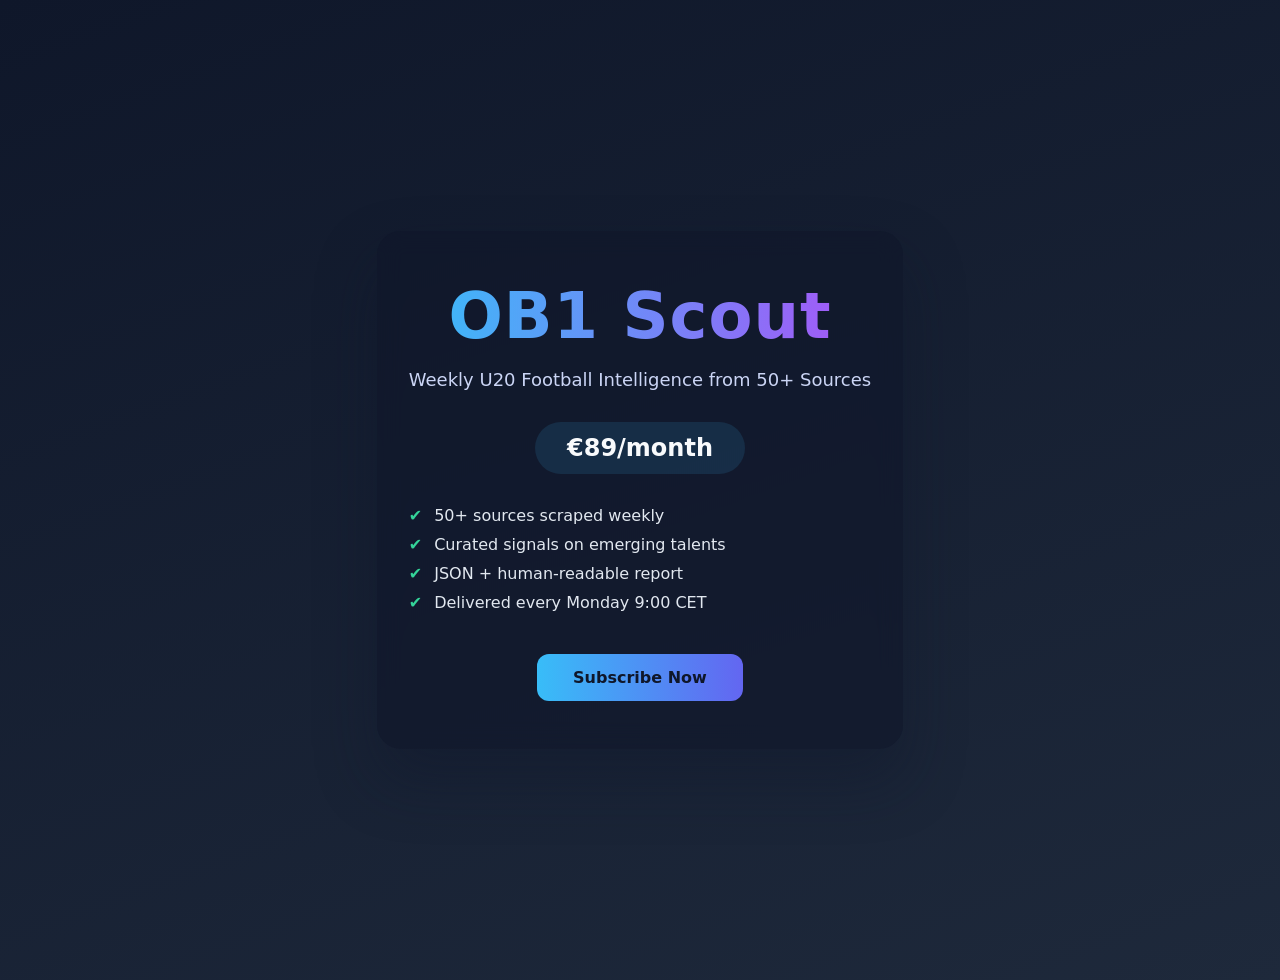
<file: index.html>
<!DOCTYPE html>
<html lang="en">
<head>
  <meta charset="UTF-8">
  <meta name="viewport" content="width=device-width, initial-scale=1.0">
  <title>OB1 Scout</title>
  <style>
    body {
      margin: 0;
      font-family: "Inter", system-ui, -apple-system, sans-serif;
      background: linear-gradient(160deg, #0f172a, #1e293b);
      color: #e2e8f0;
      min-height: 100vh;
      display: flex;
      align-items: center;
      justify-content: center;
      padding: 40px 16px;
    }
    .container {
      max-width: 640px;
      text-align: center;
      background: rgba(15, 23, 42, 0.6);
      border-radius: 24px;
      padding: 48px 32px;
      box-shadow: 0 30px 60px rgba(15, 23, 42, 0.4);
      backdrop-filter: blur(12px);
    }
    h1 {
      font-size: clamp(42px, 6vw, 64px);
      margin: 0 0 16px;
      background: linear-gradient(90deg, #38bdf8, #a855f7);
      -webkit-background-clip: text;
      background-clip: text;
      color: transparent;
      letter-spacing: 1px;
    }
    p.subtitle {
      margin: 0 0 32px;
      font-size: 1.125rem;
      color: #cbd5f5;
    }
    .price {
      display: inline-block;
      margin-bottom: 28px;
      padding: 12px 32px;
      border-radius: 999px;
      background: rgba(56, 189, 248, 0.12);
      font-size: 1.5rem;
      font-weight: 600;
      color: #f8fafc;
    }
    ul {
      list-style: none;
      padding: 0;
      margin: 0 0 36px;
      text-align: left;
      line-height: 1.8;
      font-size: 1rem;
    }
    li::before {
      content: "✔";
      margin-right: 12px;
      color: #34d399;
      font-weight: 600;
    }
    a.cta {
      display: inline-block;
      padding: 14px 36px;
      border-radius: 12px;
      background: linear-gradient(90deg, #38bdf8, #6366f1);
      color: #0f172a;
      font-weight: 600;
      text-decoration: none;
      transition: transform 0.2s ease, box-shadow 0.2s ease;
    }
    a.cta:hover {
      transform: translateY(-2px);
      box-shadow: 0 15px 30px rgba(99, 102, 241, 0.25);
    }
  </style>
</head>
<body>
  <main class="container">
    <h1>OB1 Scout</h1>
    <p class="subtitle">Weekly U20 Football Intelligence from 50+ Sources</p>
    <div class="price">€89/month</div>
    <ul>
      <li>50+ sources scraped weekly</li>
      <li>Curated signals on emerging talents</li>
      <li>JSON + human-readable report</li>
      <li>Delivered every Monday 9:00 CET</li>
    </ul>
    <a class="cta" href="mailto:info@matchanalysispro.online?subject=OB1%20Scout%20Subscription">Subscribe Now</a>
  </main>
</body>
</html>
</file>
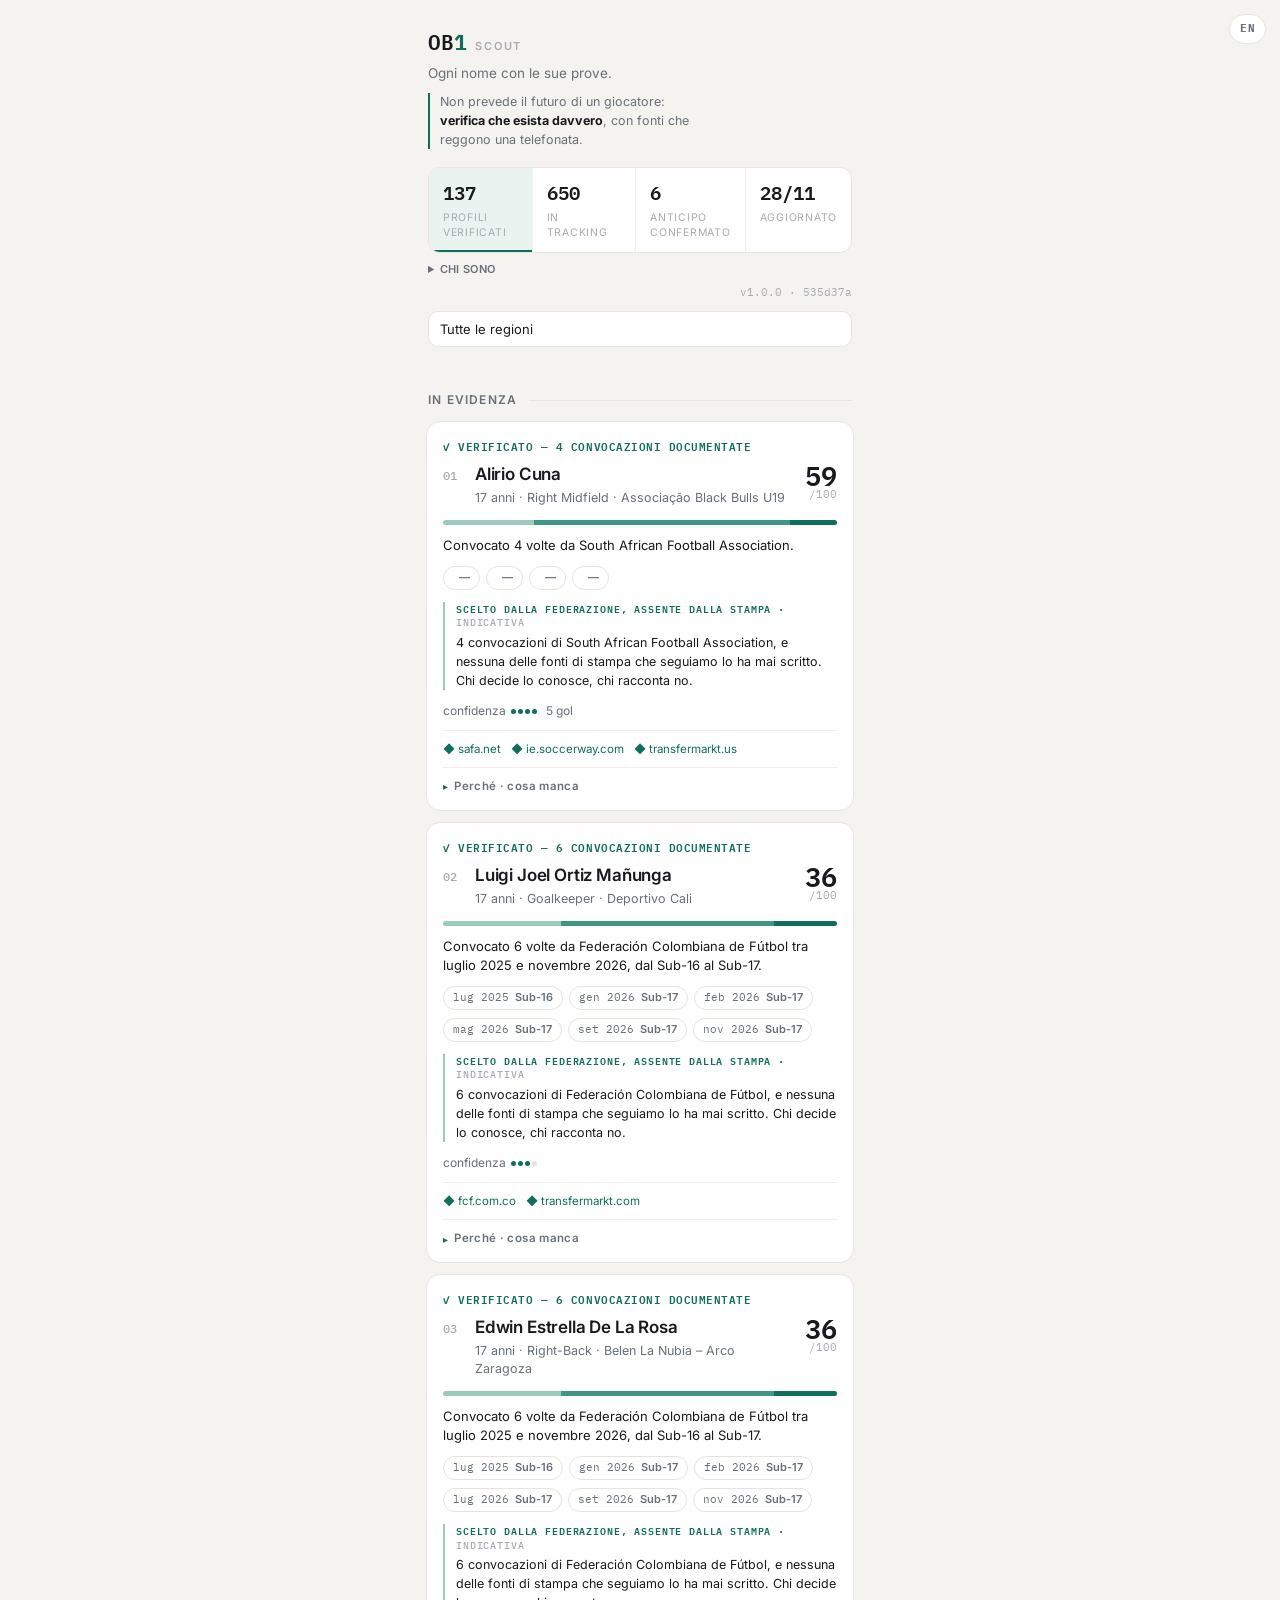
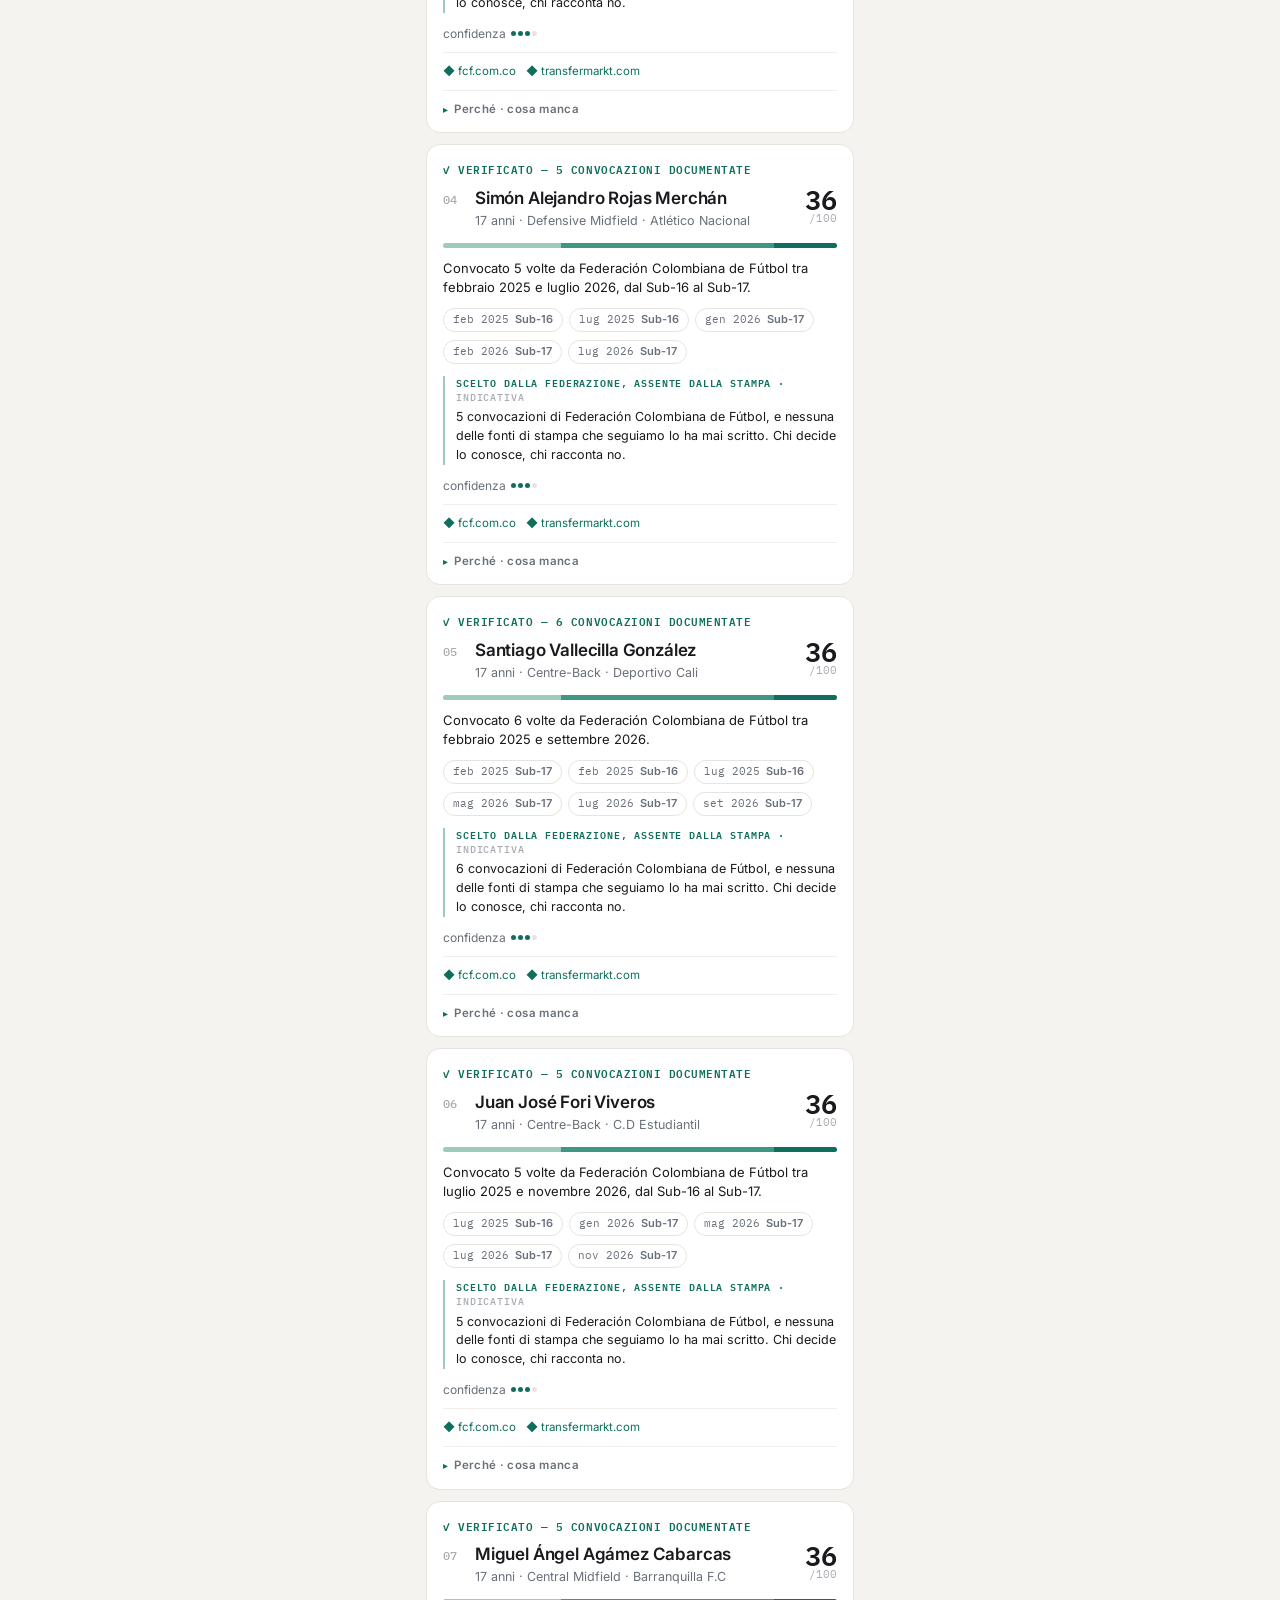
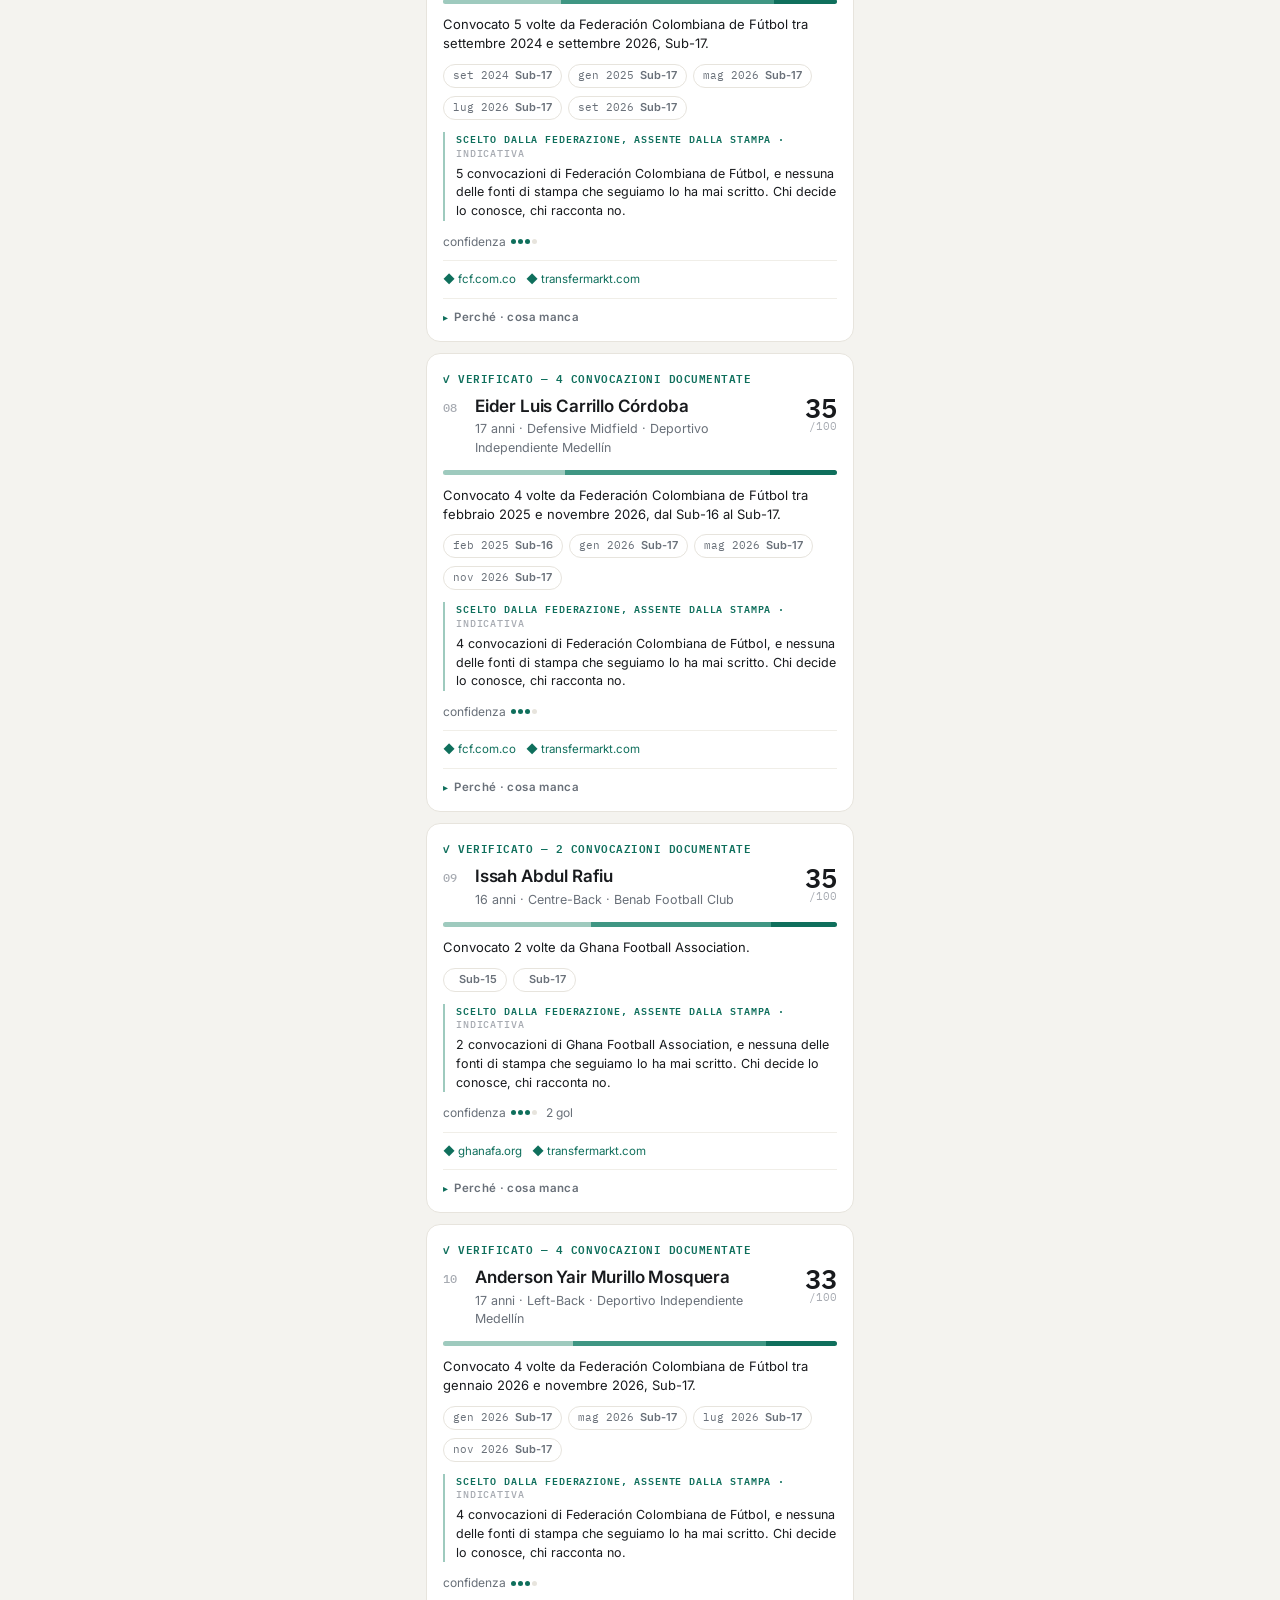
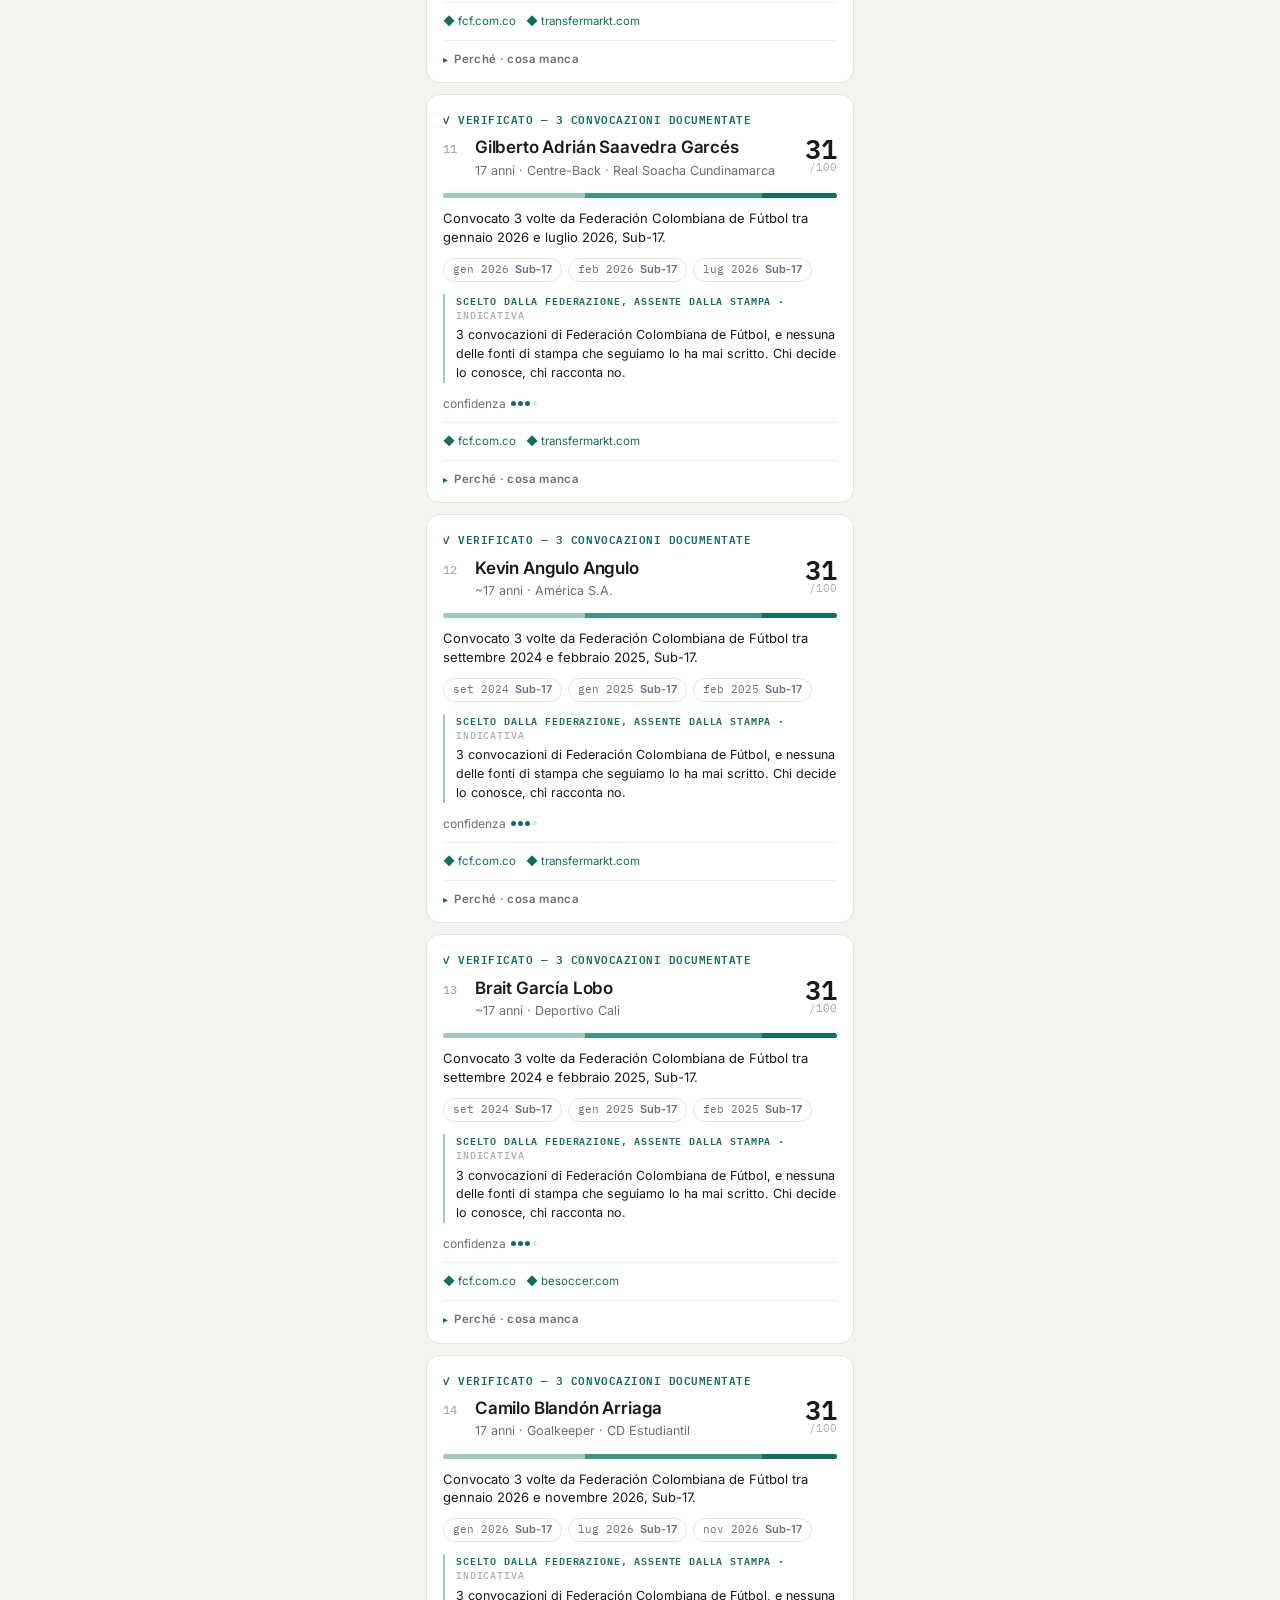
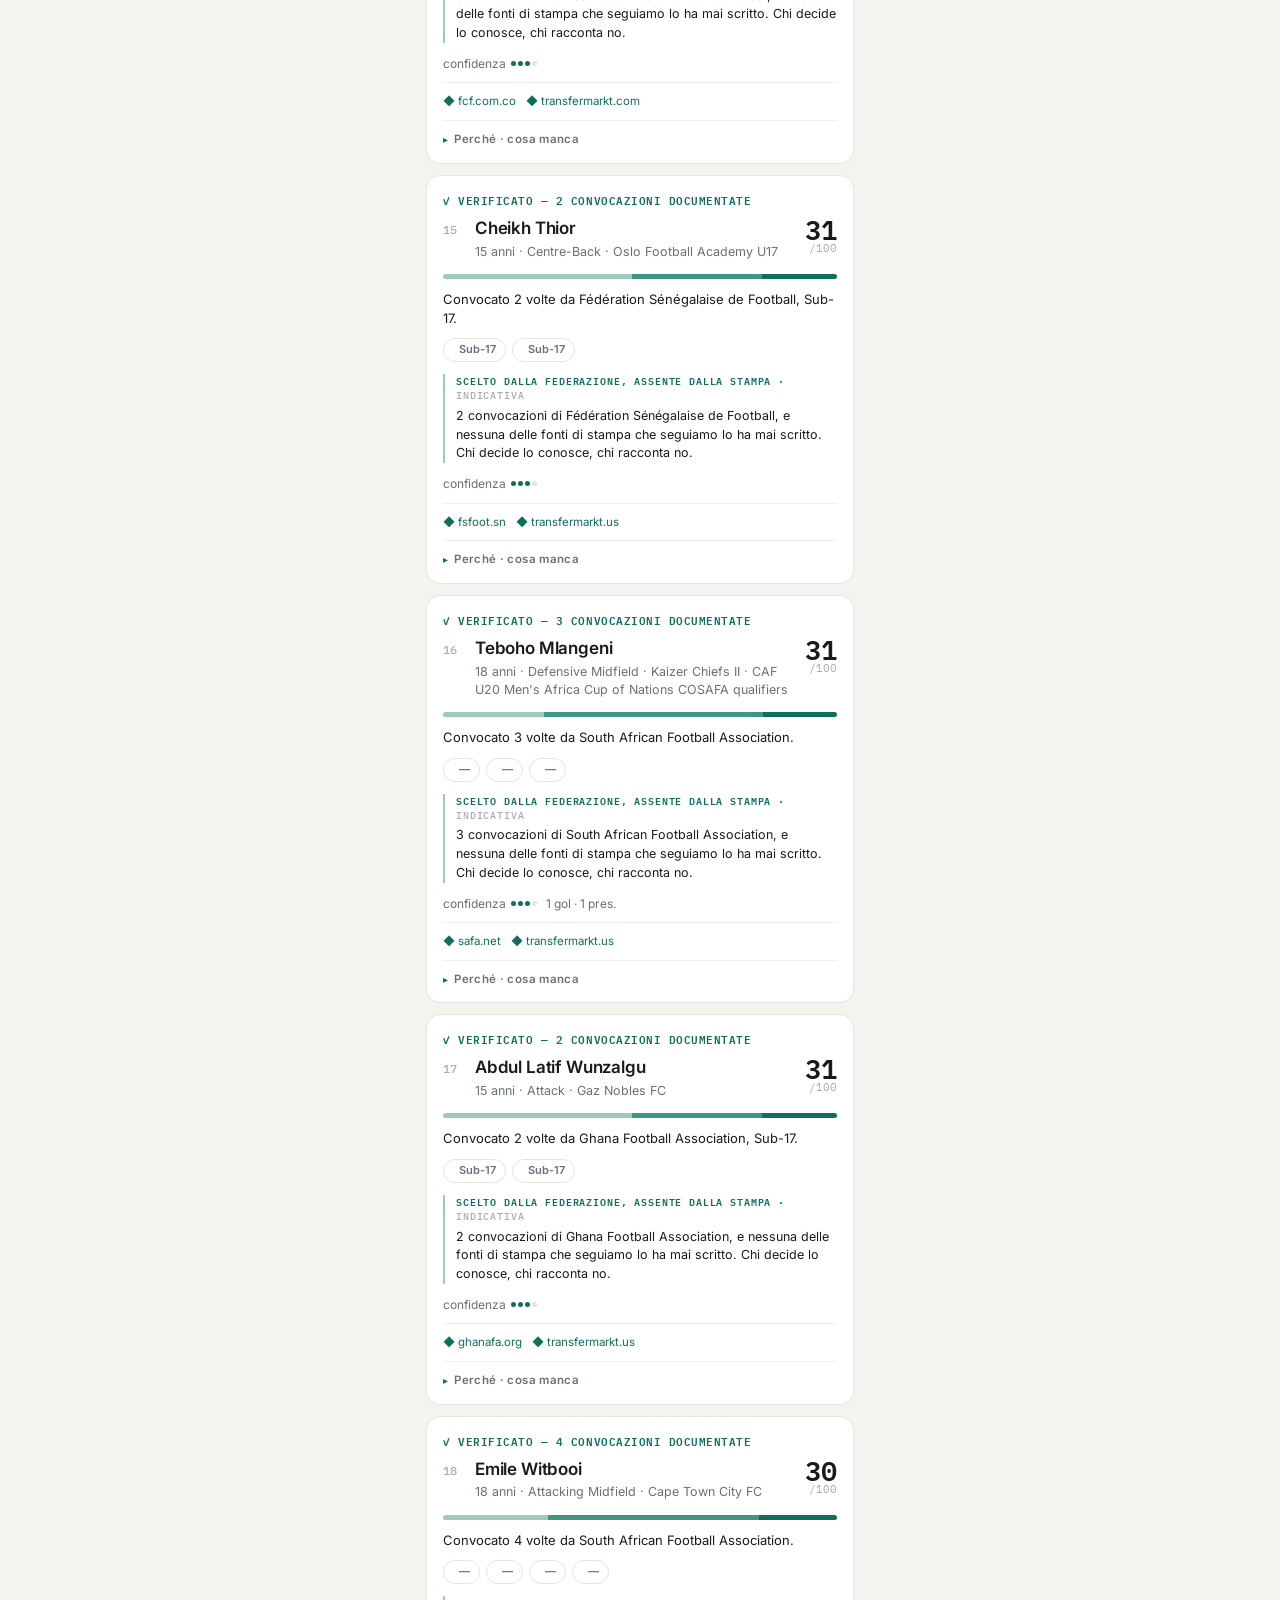
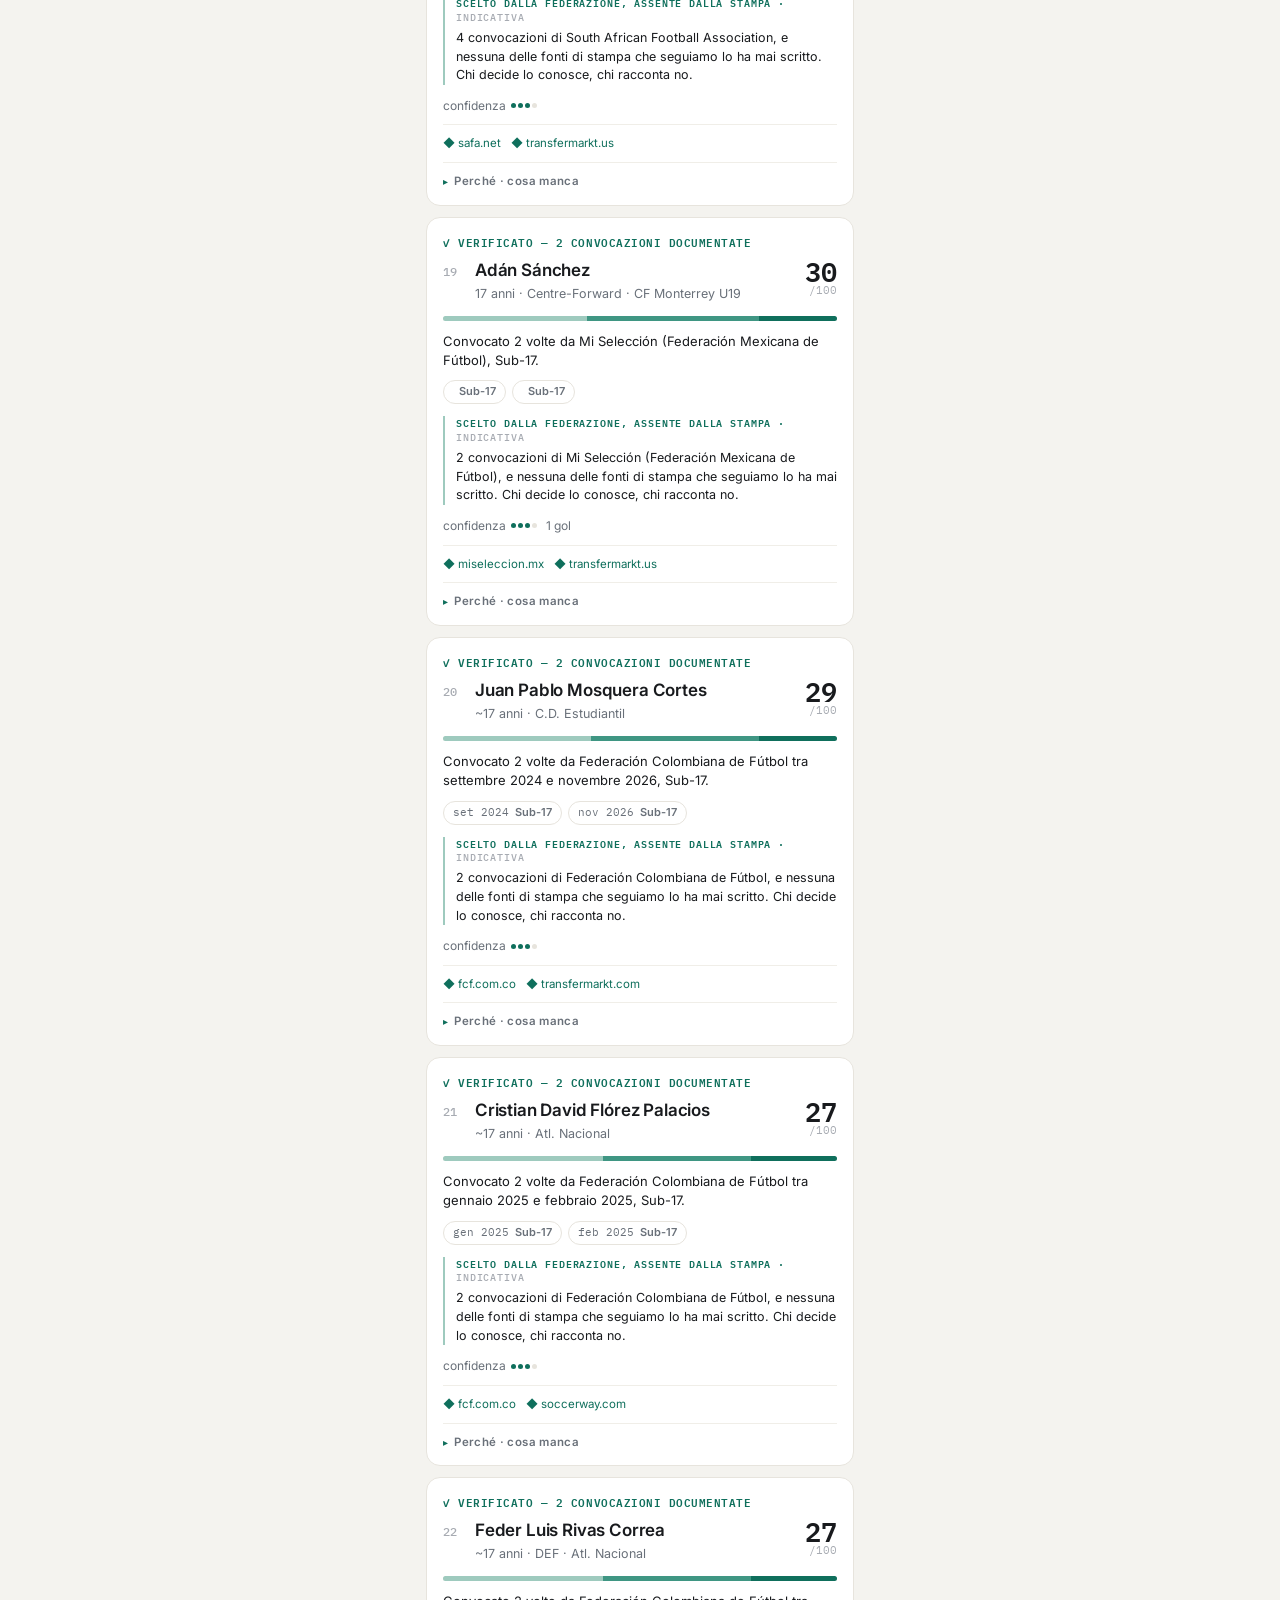
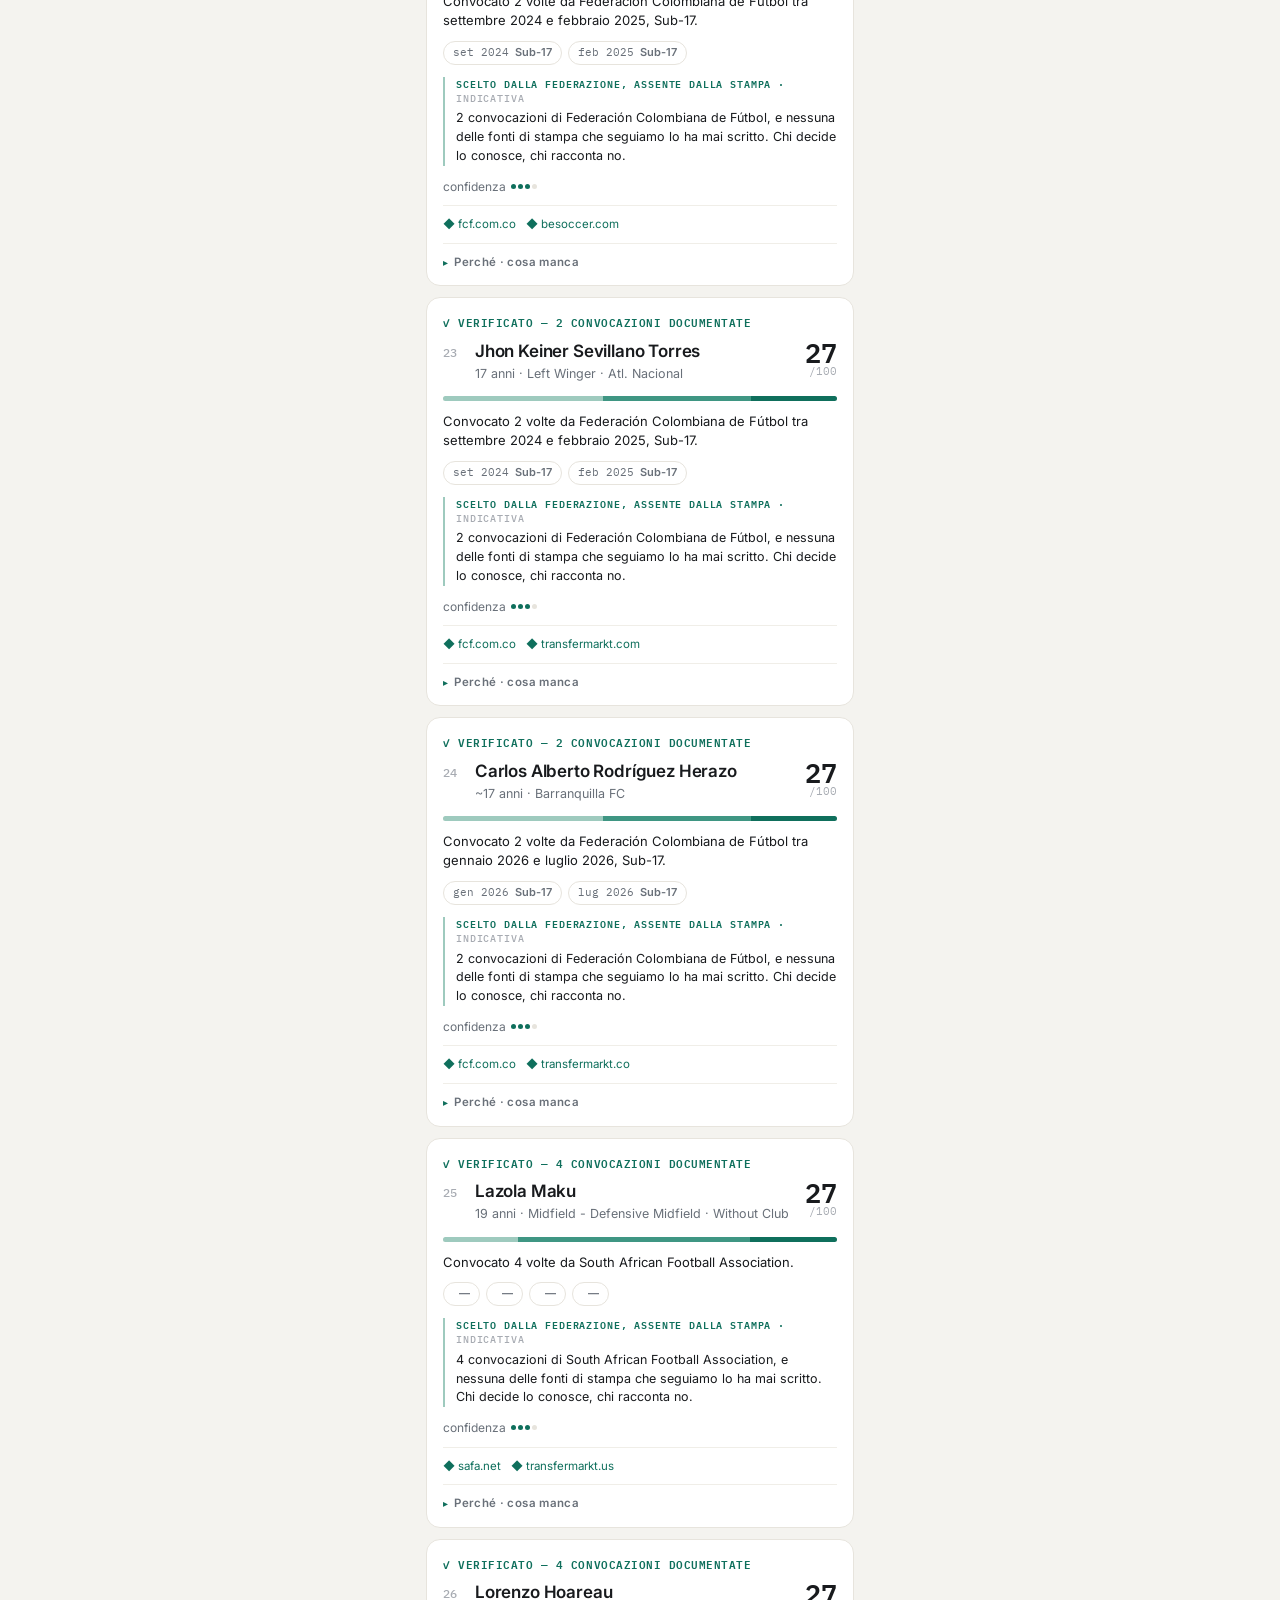
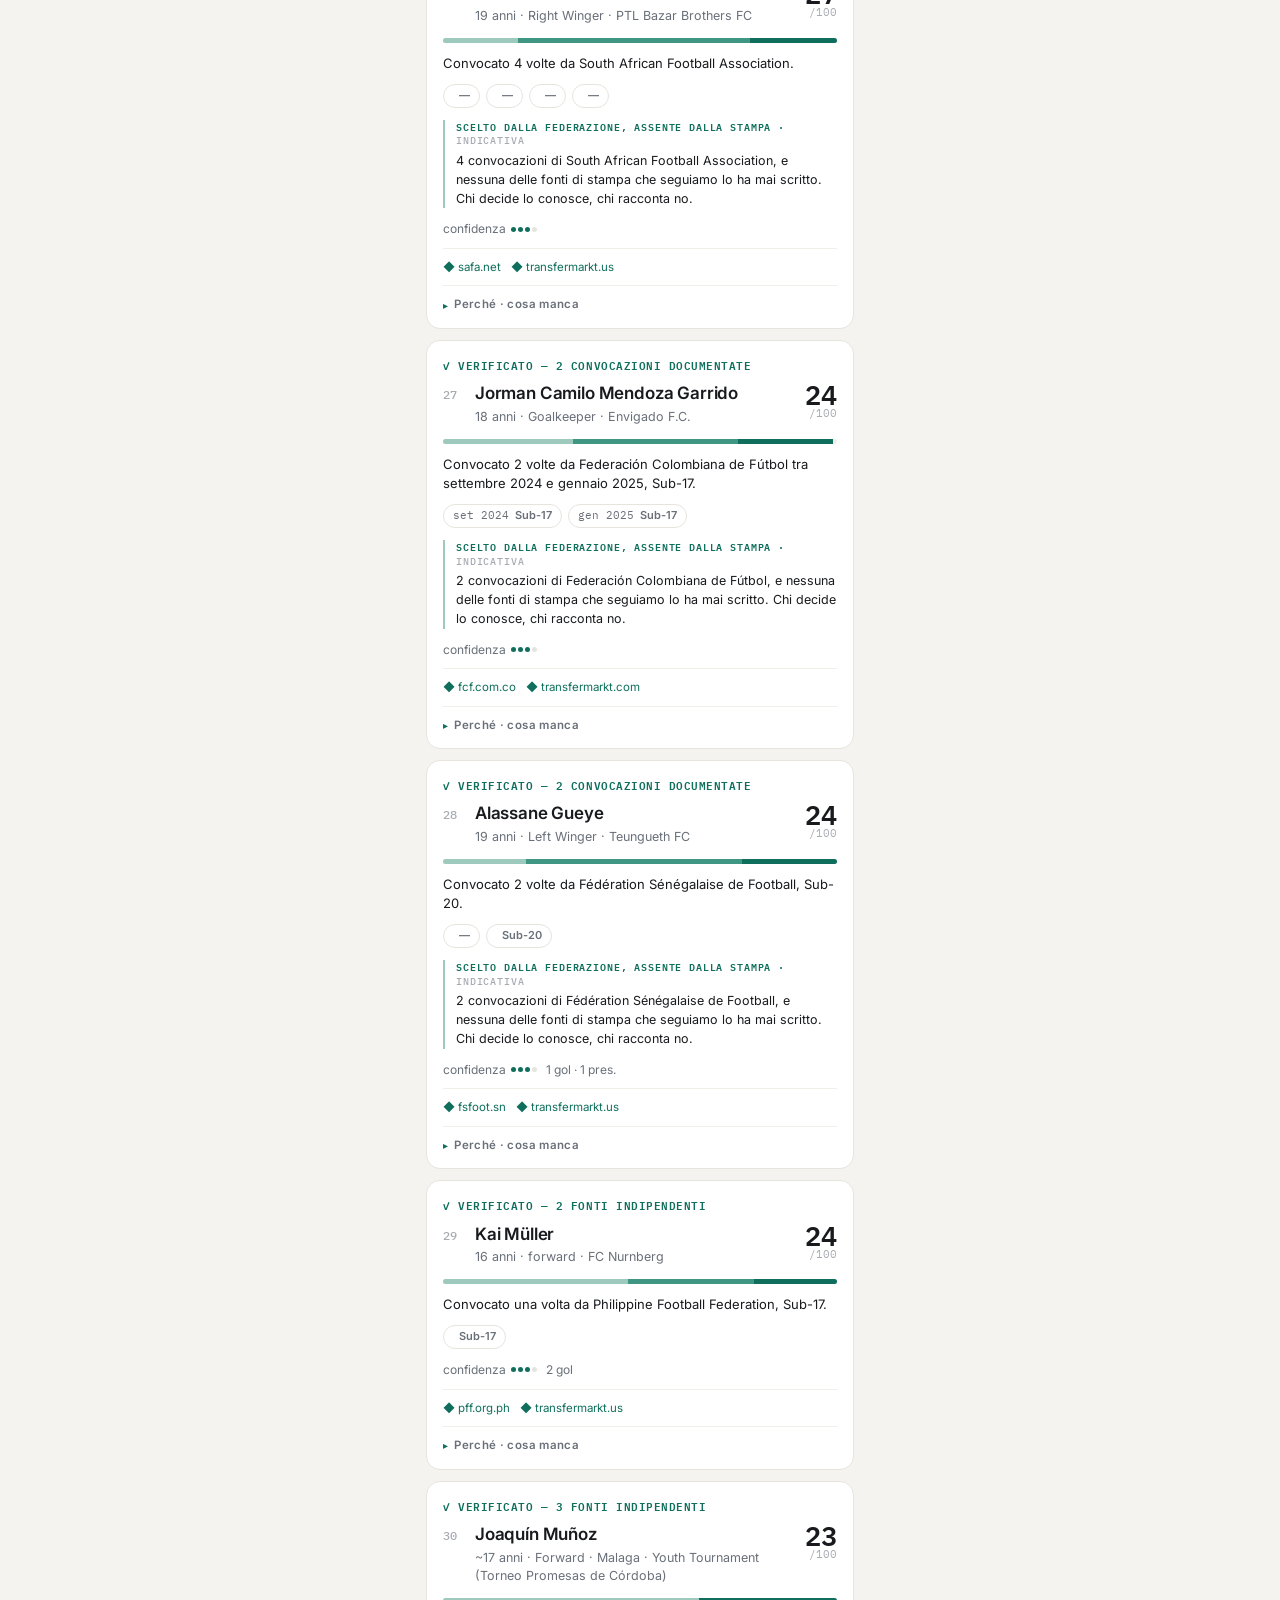
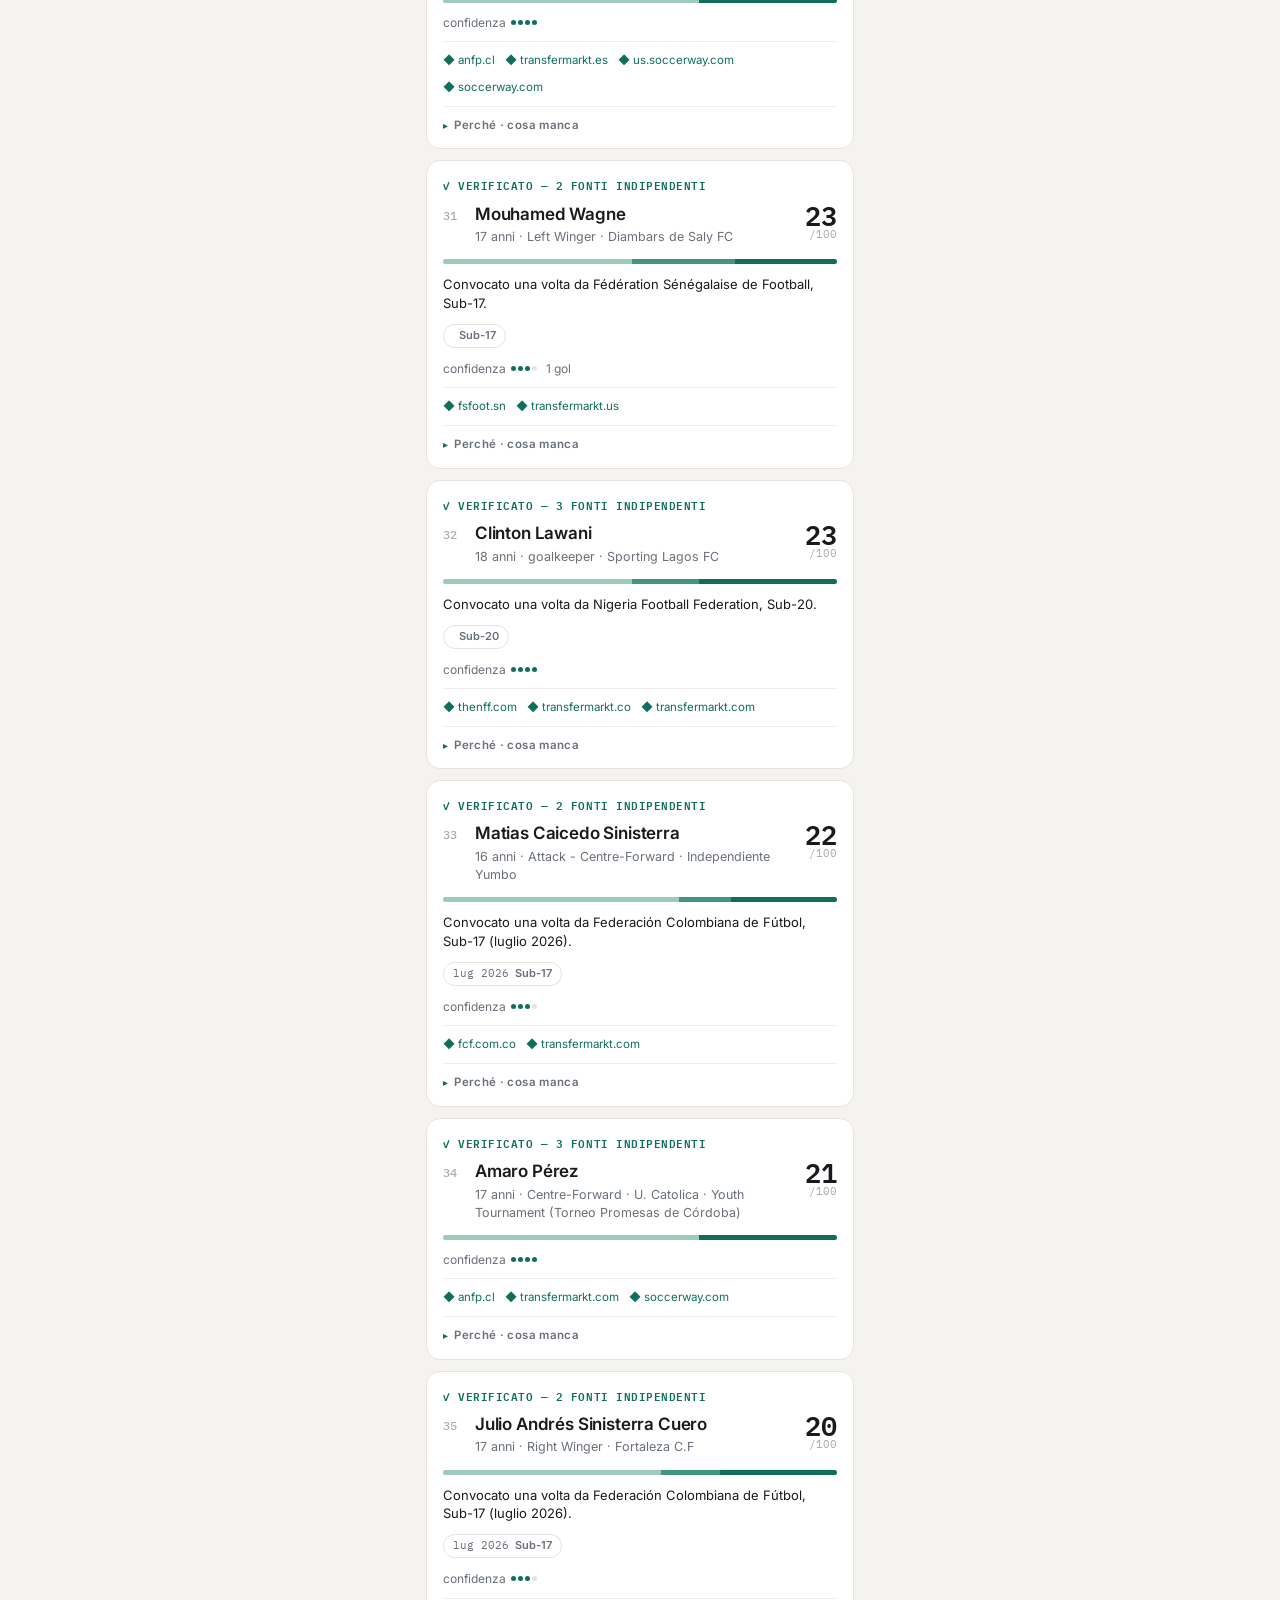
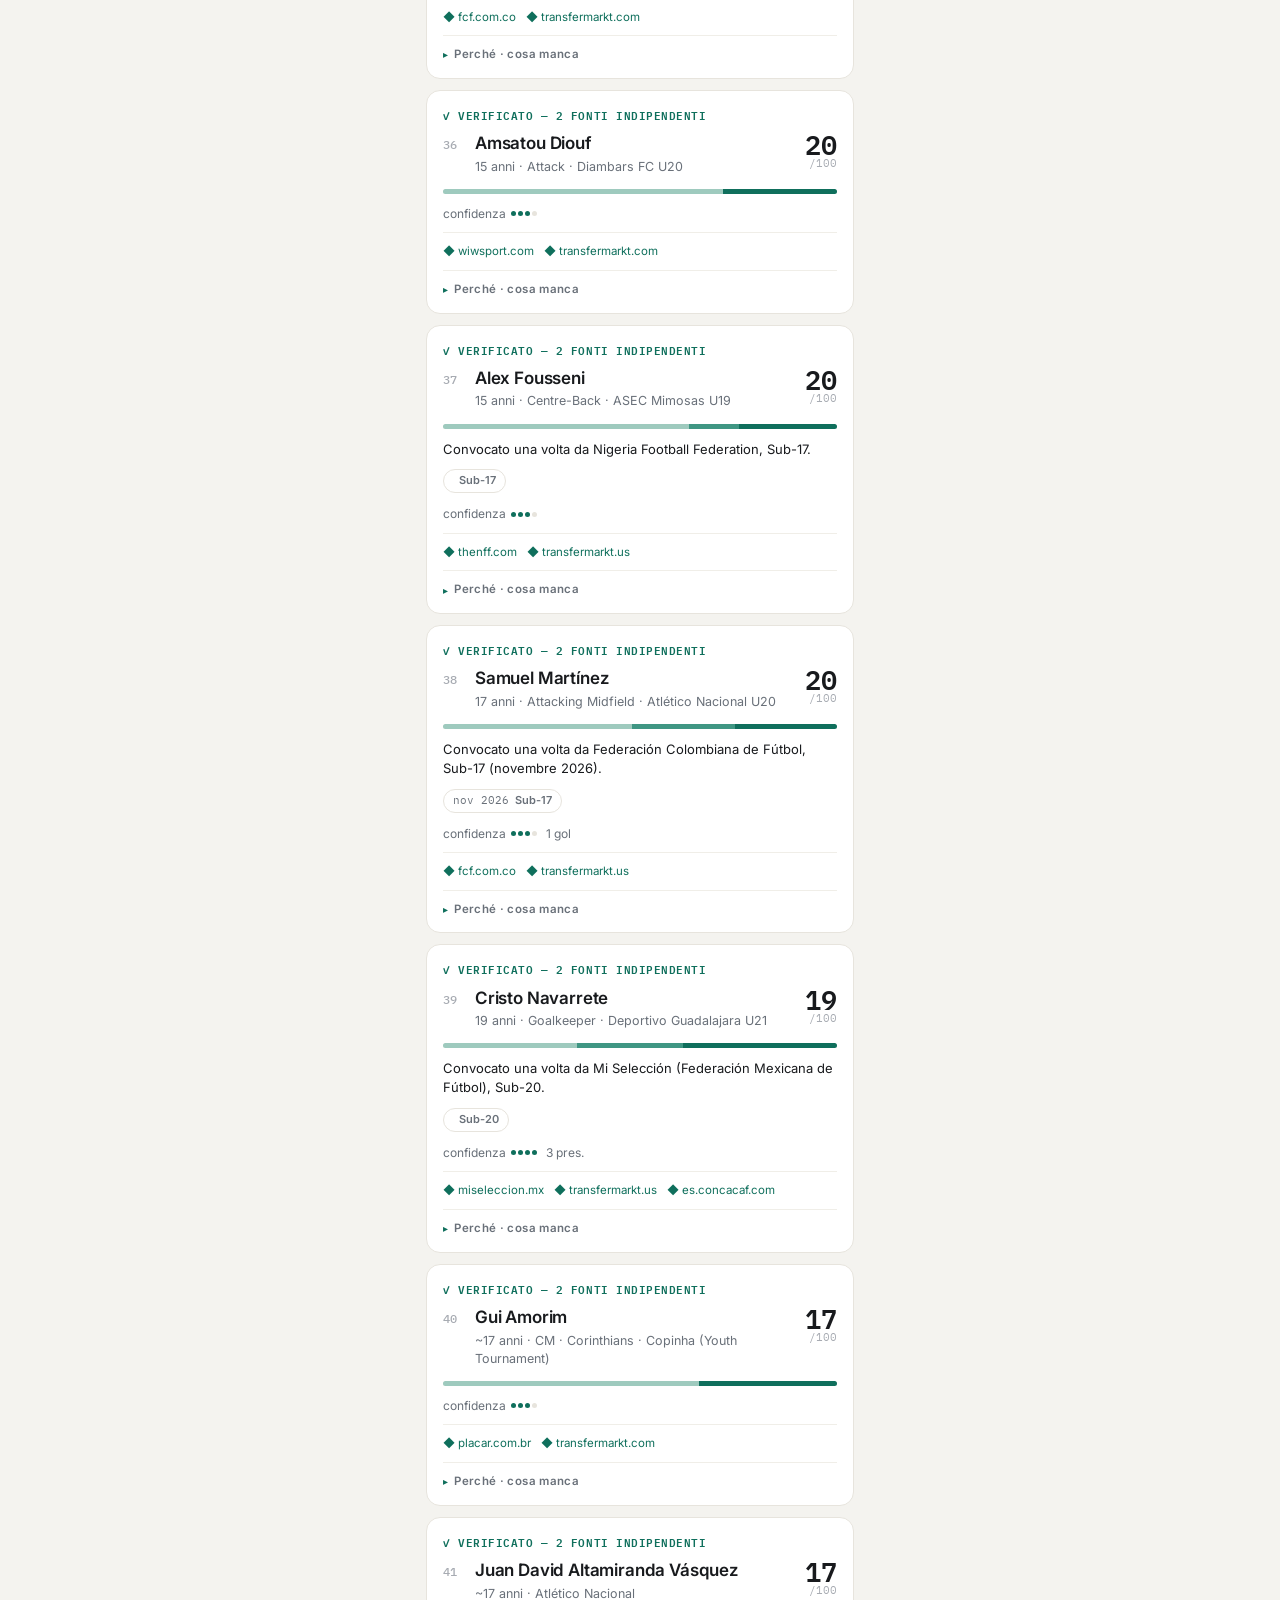
<file: docs/index.html>
<!DOCTYPE html>
<html lang="it">
<head>
<meta charset="UTF-8">
<meta name="viewport" content="width=device-width, initial-scale=1">
<title>OB1 Scout</title>

<!-- PWA -->
<link rel="manifest" href="manifest.json">
<meta name="theme-color" content="#f4f3ef">
<meta name="mobile-web-app-capable" content="yes">
<meta name="apple-mobile-web-app-status-bar-style" content="default">
<meta name="apple-mobile-web-app-title" content="OB1 Scout">
<link rel="apple-touch-icon" href="icons/apple-touch-icon.png">
<link rel="icon" type="image/png" sizes="192x192" href="icons/icon-192.png">

<link rel="preconnect" href="https://fonts.googleapis.com">
<link rel="preconnect" href="https://fonts.gstatic.com" crossorigin>
<link href="https://fonts.googleapis.com/css2?family=Inter:wght@400;500;600;700&family=IBM+Plex+Mono:wght@400;500;600&display=swap" rel="stylesheet">

<style>
  :root{
    --bg:#f4f3ef; --surface:#ffffff; --ink:#181a1d; --muted:#697079;
    --faint:#a7abb2; --line:#e7e4dd; --line-soft:#f0eee8;
    --accent:#0f6f5c; --accent-mid:#3f9683; --accent-lo:#9ecabe;
    --accent-wash:#eaf3f0;
    --sans:'Inter',system-ui,-apple-system,sans-serif;
    --mono:'IBM Plex Mono',ui-monospace,monospace;
  }
  *{box-sizing:border-box;margin:0;padding:0}
  body{background:var(--bg);color:var(--ink);font-family:var(--sans);
    -webkit-font-smoothing:antialiased;line-height:1.45;
    padding:0 16px 40px;max-width:460px;margin:0 auto}

  header{padding:26px 2px 18px}
  .brand{display:flex;align-items:baseline;gap:9px}
  .brand .mark{font-family:var(--mono);font-weight:600;font-size:21px;letter-spacing:-0.01em}
  .brand .mark b{color:var(--accent)}
  .brand .sub{font-size:11px;letter-spacing:.16em;text-transform:uppercase;color:var(--faint);font-weight:600}
  .tag{margin-top:7px;font-size:13.5px;color:var(--muted)}
  /* Cosa NON è, non solo cosa fa - perché chi apre solo questa pagina,
     senza confrontarla con altri due prodotti simili, deve capire da
     sola che qui il numero è una verifica, non una previsione. */
  .positioning{margin-top:9px;font-size:12.5px;line-height:1.5;color:var(--muted);
    border-left:2px solid var(--accent);padding-left:10px;max-width:34ch}
  .positioning b{color:var(--ink)}

  .stats{display:flex;margin-top:18px;border:1px solid var(--line);
    border-radius:12px;background:var(--surface);overflow:hidden}
  .outc-detail{margin-top:9px}
  .outc-detail summary{font-size:11px;color:var(--muted);cursor:pointer;
    letter-spacing:.03em;text-transform:uppercase;font-weight:600}
  .outc-detail summary:hover{color:var(--accent)}
  .outc-detail .sel-l{margin-top:8px}
  .outc-detail .sel-l a,.outc-detail .sel-l span.no-link{align-items:center}
  .ver{margin-top:7px;font-size:10.5px;color:var(--faint);text-align:right;
    font-family:var(--mono)}
  .region-filter{margin-top:11px;width:100%;padding:9px 11px;border-radius:10px;
    border:1px solid var(--line);background:var(--surface);color:var(--ink);
    font-family:var(--sans);font-size:13px;-webkit-appearance:none;appearance:none}
  .stat{flex:1;padding:12px 14px}
  .stat + .stat{border-left:1px solid var(--line-soft)}
  .stat .n{font-family:var(--mono);font-size:19px;font-weight:600}
  .stat .l{font-size:10.5px;color:var(--faint);text-transform:uppercase;letter-spacing:.07em;margin-top:2px}
  /* Le prime tre statistiche filtrano i giocatori visibili al tocco — il
     numero non è più solo un numero, è una porta sulle schede che lo
     compongono. La quarta ("Aggiornato") non rappresenta un insieme di
     giocatori e resta un dato, non un controllo. .clickable si aggiunge via
     JS solo quando il conteggio è > 0: filtrare su un insieme vuoto non è
     un'azione, è un vicolo cieco. */
  .stat.clickable{cursor:pointer}
  .stat.clickable:hover{background:var(--accent-wash)}
  .stat.active{background:var(--accent-wash);box-shadow:inset 0 -2px 0 var(--accent)}

  .sec{display:flex;align-items:center;gap:12px;margin:26px 2px 12px}
  .sec h2{font-size:12px;letter-spacing:.1em;text-transform:uppercase;color:var(--muted);font-weight:600}
  .sec .rule{flex:1;height:1px;background:var(--line)}

  .card{background:var(--surface);border:1px solid var(--line);border-radius:14px;
    padding:16px 16px 15px;margin-bottom:11px}
  .card.muted{background:transparent;border-style:dashed;opacity:.75}
  .row1{display:flex;align-items:flex-start;justify-content:space-between;gap:12px}
  .rank{font-family:var(--mono);font-size:12px;color:var(--faint);font-weight:500;padding-top:5px;min-width:20px}
  .who{flex:1;min-width:0}
  .who .name{font-size:17px;font-weight:600;letter-spacing:-0.01em}
  .who .meta{font-size:12.5px;color:var(--muted);margin-top:2px}
  .score{text-align:right;font-family:var(--mono);line-height:1}
  .score .v{font-size:27px;font-weight:600}
  .score .m{font-size:11px;color:var(--faint)}

  .merit{display:flex;height:5px;border-radius:3px;overflow:hidden;margin:13px 0 11px;background:var(--line-soft)}
  .merit i{display:block;height:100%}
  .merit .y{background:var(--accent-lo)}
  .merit .p{background:var(--accent-mid)}
  .merit .s{background:var(--accent-mid)}
  .merit .a{background:var(--accent)}

  /* La storia di convocazioni. Sta in chiaro nella scheda, sopra al
     dettaglio richiudibile: è il contenuto, non una nota. Ogni riga è un
     documento apribile — chi legge deve poter passare dalla frase alla
     prova in un tocco, che è tutta la promessa del prodotto. */
  .sel{margin:2px 0 12px}
  .sel-h{font-size:13px;line-height:1.45;color:var(--ink)}
  .sel-l{list-style:none;margin:9px 0 0;padding:0;display:flex;flex-wrap:wrap;gap:6px}
  .sel-l a{display:inline-flex;align-items:baseline;gap:6px;text-decoration:none;
    font-size:11px;padding:3px 9px;border-radius:20px;border:1px solid var(--line);
    color:var(--muted);background:var(--surface)}
  .sel-l a:hover{border-color:var(--accent);color:var(--accent)}
  .sel-l span.no-link{display:inline-flex;align-items:baseline;gap:6px;
    font-size:11px;padding:3px 9px;border-radius:20px;border:1px dashed var(--line);
    color:var(--faint);background:var(--surface)}
  .sel-l .d{font-family:var(--mono);font-size:10.5px}
  .sel-l .c{font-weight:600}

  /* Le anomalie: perché QUESTO nome e non un altro. La storia di
     convocazioni sopra dice cosa è successo; qui sotto sta cosa ci risulta
     strano, detto in modo che chi legge possa ripeterlo al telefono e
     verificarlo aprendo il link. Un filo a sinistra invece di un riquadro
     colorato: è una nota a margine con dei documenti sotto, non un allarme.
     Vedi src/anomalie_v2.py. */
  .anom{margin:0 0 12px;padding-left:11px;border-left:2px solid var(--accent-lo)}
  .anom.forte{border-left-color:var(--accent)}
  .anom-t{font-family:var(--mono);font-size:9.5px;font-weight:600;
    letter-spacing:.09em;text-transform:uppercase;color:var(--accent)}
  /* "indicativa" non è un dettaglio da nascondere: è la differenza fra un
     profilo da mandare e uno da guardare. Sta in coda al titolo e non
     spinta a destra: con un titolo che va a capo, un tag allineato a destra
     finiva a due righe di distanza dalla parola a cui si riferisce. */
  .anom-f{font-weight:500;color:var(--faint)}
  .anom-p{font-size:12.5px;line-height:1.5;color:var(--ink);margin-top:4px}
  .anom-l{margin-top:5px;display:flex;flex-wrap:wrap;gap:6px}
  .anom-l a{font-family:var(--mono);font-size:10px;text-decoration:none;
    color:var(--muted);border-bottom:1px solid var(--line)}
  .anom-l a:hover{color:var(--accent);border-bottom-color:var(--accent)}
  .anom + .anom{margin-top:-4px}

  .foot{display:flex;align-items:center;gap:9px;flex-wrap:wrap;font-size:12px}
  .conf{display:inline-flex;align-items:center;gap:5px;color:var(--muted)}
  .dots{display:inline-flex;gap:2px}
  .dots i{width:5px;height:5px;border-radius:50%;background:var(--line)}
  .dots i.on{background:var(--accent)}
  .chip{color:var(--muted)}
  .gate{margin-left:auto;font-size:11px;font-weight:600;letter-spacing:.02em;padding:3px 9px;border-radius:20px}
  .gate.ok{color:var(--accent);background:var(--accent-wash)}
  .gate.no{color:var(--faint);border:1px solid var(--line)}

  /* Il claim del prodotto va letto per primo, prima del punteggio: OB1
     Global esiste per la promessa "regge una verifica", non per il numero.
     Dossier identità: §06. */
  .claim{font-family:var(--mono);font-size:10.5px;font-weight:600;letter-spacing:.05em;
    text-transform:uppercase;margin-bottom:9px}
  .claim.ok{color:var(--accent)}
  .claim.no{color:var(--faint)}
  .srcs{font-size:11.5px;margin-top:10px;padding-top:10px;border-top:1px solid var(--line-soft);
    display:flex;gap:10px;flex-wrap:wrap}
  .srcs a{color:var(--accent);text-decoration:none}
  .srcs a:hover{text-decoration:underline}

  .why{margin-top:10px;padding-top:10px;border-top:1px solid var(--line-soft)}
  .why summary{font-size:11.5px;font-weight:600;color:var(--muted);cursor:pointer;
    letter-spacing:.03em;list-style:none;display:flex;align-items:center;gap:6px}
  .why summary::-webkit-details-marker,.faq summary::-webkit-details-marker{display:none}
  .why summary::before{content:'▸';color:var(--accent);font-size:10px;transition:transform .15s}
  .why[open] summary::before{transform:rotate(90deg)}
  .why .wh{margin-top:9px}
  .why h4{font-size:10px;letter-spacing:.08em;text-transform:uppercase;color:var(--faint);
    font-weight:600;margin-bottom:3px}
  .why ul{margin:0;padding-left:16px;font-size:12.5px;color:#33383e}
  .why li{margin-bottom:2px}
  .why .wh.caut ul{color:#8a6d3b}

  .faq{margin-top:34px}
  .faq details{border-top:1px solid var(--line);padding:11px 2px}
  .faq details:last-of-type{border-bottom:1px solid var(--line)}
  .faq summary{font-size:13.5px;font-weight:600;cursor:pointer;list-style:none;
    display:flex;align-items:center;justify-content:space-between}
  .faq summary::after{content:'+';color:var(--accent);font-family:var(--mono)}
  .faq details[open] summary::after{content:'–'}
  .faq p{font-size:13px;color:var(--muted);margin-top:7px;line-height:1.55}

  .empty{text-align:center;color:var(--muted);font-size:14px;padding:40px 10px}
  footer{margin-top:22px;text-align:center;font-size:11px;color:var(--faint)}

  .lang-toggle{position:fixed;top:14px;right:14px;z-index:50;height:30px;padding:0 10px;
    border-radius:15px;border:1px solid var(--line);background:var(--surface);color:var(--muted);
    font-family:var(--mono);font-size:11px;font-weight:700;letter-spacing:.03em;
    display:flex;align-items:center;justify-content:center;text-decoration:none}
</style>
</head>
<body>

<a class="lang-toggle" id="langToggle" href="?lang=en" aria-label="Switch language">EN</a>

<header>
  <div class="brand">
    <span class="mark">OB<b>1</b></span>
    <span class="sub">Scout</span>
  </div>
  <div class="tag" data-i18n="header.tag">Ogni nome con le sue prove.</div>
  <div class="positioning" data-i18n="header.positioning">Non prevede il futuro di un giocatore: <b>verifica che esista davvero</b>, con fonti che reggono una telefonata.</div>
  <div class="stats" id="stats" hidden>
    <div class="stat" id="st-pub-wrap"><div class="n" id="st-pub">–</div><div class="l" data-i18n="stats.verified">Profili verificati</div></div>
    <div class="stat" id="st-trk-wrap"><div class="n" id="st-trk">–</div><div class="l" data-i18n="stats.tracking">In tracking</div></div>
    <div class="stat" id="st-outc-wrap" title=""><div class="n" id="st-outc">–</div><div class="l" data-i18n="stats.outcomes">Anticipo confermato</div></div>
    <div class="stat"><div class="n" id="st-upd">–</div><div class="l" data-i18n="stats.updated">Aggiornato</div></div>
  </div>
  <!-- Il numero da solo era un aggregato non apribile — il contrario della
       promessa del prodotto. Trovato il 1 set 2026: quando qualcuno ha
       chiesto di vedere i nomi dietro "Anticipo confermato: 4", si è
       scoperto che erano tre riconvocazioni della stessa federazione
       spacciate per "ripreso dalla stampa" e un giocatore che il gate
       blocca altrove come già coperto da tutti. Un <details>, non un
       tooltip: ogni caso è un link apribile, come le convocazioni sulla
       scheda del giocatore. -->
  <details class="outc-detail" id="outcDetail" hidden>
    <summary data-i18n="stats.outcomes.summary">Chi sono</summary>
    <ol class="sel-l" id="outcList"></ol>
  </details>
  <div class="ver" id="ver" hidden></div>
  <select class="region-filter" id="regionFilter" hidden></select>
</header>

<main id="app"><div class="empty" data-i18n="loading">Caricamento…</div></main>

<section class="faq">
  <div class="sec"><h2 data-i18n="faq.heading">Come funziona</h2><div class="rule"></div></div>
  <details>
    <summary data-i18n="faq.q1">Cosa fa OB1 Scout?</summary>
    <p data-i18n="faq.a1">Monitora fonti curate — federazioni, campionati giovanili, stampa locale — e accumula
    prove sui giovani calciatori, un giro ogni 6 ore. Ogni profilo cresce solo con
    l'evidenza: più fonti indipendenti lo confermano, più sale.</p>
  </details>
  <details>
    <summary data-i18n="faq.q2">Cosa significa "Verificato"?</summary>
    <p data-i18n="faq.a2">Che <b>nome e club sono scritti da una fonte competente</b> — una
    federazione, una testata, un database di riferimento — e trovi la citazione esatta sulla
    scheda. È la promessa: puoi telefonare a quella società e chiedere di quel ragazzo.
    Non vuol dire che sappiamo tutto di lui: l'età esce solo se qualcuno l'ha scritta
    (col <b>~</b> se è ricavata dalla categoria del torneo), e quello che nessuna fonte
    dice non lo mostriamo.</p>
  </details>
  <details>
    <summary data-i18n="faq.q3">E "Da corroborare"?</summary>
    <p data-i18n="faq.a3">Profili reali ma con una sola fonte o identità incompleta. Il sistema non li
    spinge: restano in tracking finché una seconda fonte non li conferma — o non li
    conferma mai, e va bene così.</p>
  </details>
  <details>
    <summary data-i18n="faq.q4">Come nasce il punteggio?</summary>
    <p data-i18n="faq.a4">Una formula trasparente, non un'opinione: <b>merito</b> (gioventù + produzione
    documentata + invisibilità ai radar mainstream) <b>× confidenza</b> (quante fonti,
    da quanto tempo). La barra colorata sotto ogni nome è il perché del numero.</p>
  </details>
  <details>
    <summary data-i18n="faq.q5">Cosa NON fa?</summary>
    <p data-i18n="faq.a5">Non guarda video, non giudica la qualità tecnica, non sostituisce lo scout.
    Lavora solo su dati pubblici: trova prima, verifica l'identità e ti dice cosa manca —
    la valutazione sul campo resta un mestiere umano.</p>
  </details>
  <details>
    <summary data-i18n="faq.q6">Ogni quanto si aggiorna?</summary>
    <p data-i18n="faq.a6">Ogni 6 ore, in autonomia. La data dell'ultimo giro è in alto a destra.</p>
  </details>
</section>

<footer id="foot" hidden><span data-i18n="footer.main">OB1 Scout · v2 · discovery da fonti curate, pubblicazione solo con identità provata da una fonte competente</span></footer>

<script src="js/tracker.js" data-track-url="https://orange-truth-2304.mirkotornani.workers.dev"></script>
<script>
// Traduzioni "chrome" statico (chiave = data-i18n / t()). Copre solo il
// testo fisso — i dati (nomi, club, fonti) sono quello che sono, in nessuna
// lingua li traduciamo. IT è la sorgente (già nell'HTML, resta il fallback
// se JS non gira o una chiave manca qui): mai un buco vuoto in pagina.
const I18N_EN = {
  'header.tag': 'Every name with its proof.',
  'header.positioning': 'Doesn’t predict a player’s future: it <b>verifies they’re real</b>, with sources that survive a phone call.',
  'stats.verified': 'Verified profiles',
  'stats.tracking': 'Tracking',
  'stats.outcomes': 'Confirmed lead time',
  'stats.updated': 'Updated',
  'stats.outcomes.tip.some': 'How many times a name we had was picked up later by mainstream press, and by how many days on average — measured only on cases with a real name, a real club, and a football source. Small on purpose: most of what we track hasn’t had time to play out yet.',
  'stats.outcomes.tip.zero': 'None yet — not an error, this needs time to accumulate. Counted only for names with full identity and a real football source.',
  'stats.outcomes.summary': 'Who they are',
  'loading': 'Loading…',
  'faq.heading': 'How it works',
  'faq.q1': 'What does OB1 Scout do?',
  'faq.a1': 'Monitors curated sources — federations, youth leagues, local press — and builds up proof on young players, one pass every 6 hours. A profile only grows with evidence: the more independent sources confirm it, the higher it climbs.',
  'faq.q2': 'What does "Verified" mean?',
  'faq.a2': 'That <b>name and club are stated by a competent source</b> — a federation, a news outlet, a reference database — with the exact quote on the card. That’s the promise: you can call that club and ask about that player. It does not mean we know everything about him: age is shown only if someone wrote it (with a <b>~</b> when it is inferred from the tournament age group), and whatever no source states, we don’t show.',
  'faq.q3': 'And "To corroborate"?',
  'faq.a3': 'Real profiles with only one source or an incomplete identity. The system doesn’t push them: they stay in tracking until a second source confirms — or never does, and that’s fine.',
  'faq.q4': 'Where does the score come from?',
  'faq.a4': 'A transparent formula, not an opinion: <b>merit</b> (youth + documented output + invisibility to mainstream radars) <b>× confidence</b> (how many sources, since when). The colored bar under each name is the reason for the number.',
  'faq.q5': 'What does it NOT do?',
  'faq.a5': 'Doesn’t watch video, doesn’t judge technical quality, doesn’t replace a scout. Works only on public data: finds early, verifies identity and tells you what’s missing — the on-field judgment stays a human job.',
  'faq.q6': 'How often does it update?',
  'faq.a6': 'Every 6 hours, on its own. The date of the last run is at the top.',
  'footer.main': 'OB1 Scout · v2 · discovery from curated sources, published only with identity proven by a competent source',
  'data.unavailable': 'Data unavailable — try again shortly.',
  'radar.starting': 'Radar starting up — the first collection pass is running.<br>Profiles appear here as soon as they’re verified.',
  'section.featured': 'Featured',
  'section.tracking': 'To corroborate',
  'empty.none_verified': 'No verified profile this pass.<br>Needs identity (name + club) stated by a competent source.',
  'card.years': 'yo',
  'card.confidence': 'confidence',
  'card.goals': 'goals', 'card.assists': 'assists', 'card.apps': 'apps',
  'card.why_summary': 'Why · what’s missing',
  'card.why_yes': 'Why yes',
  'card.cautions': 'Cautions',
  'card.next_steps': 'Next steps',
  'card.verified': 'VERIFIED',
  'card.to_corroborate': 'TO CORROBORATE — incomplete identity or insufficient sources',
};

// I titoli delle anomalie in inglese. Chiavi = i codici di
// src/anomalie_v2.py: se un giorno ne nasce una quarta e questa tabella non
// la conosce, la scheda ripiega sul titolo italiano invece di mostrare vuoto.
// Le FRASI invece arrivano già in due lingue dall'export (frase / frase_en),
// costruite dai campi: così non divergono quando una soglia cambia.
const EN_ANOM = {
  'anticipo_categoria': 'Called up above his age group',
  'salto_categoria': 'Skipped an age group',
  'asimmetria_copertura': 'Picked by the federation, absent from the press',
};

const params = new URLSearchParams(location.search);
const LANG = params.get('lang') === 'en' ? 'en' : 'it';
document.documentElement.lang = LANG;
const IS_EN = LANG === 'en';

const t = key => (IS_EN && I18N_EN[key]) || key;

const langToggle = document.getElementById('langToggle');
langToggle.href = IS_EN ? '?lang=it' : '?lang=en';
langToggle.textContent = IS_EN ? 'IT' : 'EN';

if (IS_EN) {
  document.querySelectorAll('[data-i18n]').forEach(el => {
    const tr = I18N_EN[el.dataset.i18n];
    if (tr) el.innerHTML = tr;
  });
}

(async function () {
  const app = document.getElementById('app');
  const esc = s => String(s ?? '').replace(/[&<>"']/g,
    c => ({'&':'&amp;','<':'&lt;','>':'&gt;','"':'&quot;',"'":'&#39;'}[c]));

  // "2026-07-19" -> "lug 2026" / "Jul 2026". Il giorno esatto non serve a
  // chi legge (una convocazione è un mese, non un istante) e allunga la riga.
  const MESI_IT = ['gen','feb','mar','apr','mag','giu','lug','ago','set','ott','nov','dic'];
  const MESI_EN = ['Jan','Feb','Mar','Apr','May','Jun','Jul','Aug','Sep','Oct','Nov','Dec'];
  const mese = iso => {
    const m = /^(\d{4})-(\d{2})/.exec(iso || '');
    if (!m) return '';
    return `${(IS_EN ? MESI_EN : MESI_IT)[Number(m[2]) - 1]} ${m[1]}`;
  };

  let data;
  try {
    const r = await fetch('data/players_v2.json', {cache: 'no-store'});
    data = await r.json();
  } catch (e) {
    app.innerHTML = `<div class="empty">${t('data.unavailable')}</div>`;
    return;
  }

  document.getElementById('st-pub').textContent = data.publishable ?? 0;
  document.getElementById('st-trk').textContent = data.tracking ?? 0;
  // Tabellone onesto (src/outcomes_v2.py, Fase B3): quante volte un nome che
  // avevamo è stato ripreso dopo dalla stampa mainstream, e con quanto
  // anticipo. Calcolato da tempo (outcomes_summary(), export_dashboard_v2.py)
  // e mai mostrato: la dashboard aveva la prova migliore della promessa del
  // prodotto e non la diceva. Mostrato SEMPRE, anche a zero — un tabellone
  // che appare solo quando i numeri sono buoni non è un tabellone onesto, e
  // outcomes_summary() lo dice già nel proprio commento: "zero non è un
  // errore, è la normalità finché il sistema non accumula storia".
  const outc = data.outcomes || {checked: 0, avg_lead_time_days: null};
  const outcN = document.getElementById('st-outc');
  const outcWrap = document.getElementById('st-outc-wrap');
  outcN.textContent = outc.checked ?? 0;
  const outcTipSomeIT = 'Quante volte un nome che avevamo è stato ripreso dopo dalla stampa '
    + 'mainstream, e con quanto anticipo in media — misurato solo sui casi con nome vero, '
    + 'club vero e fonte calcistica. Piccolo apposta: la maggior parte di quello che teniamo '
    + 'sotto osservazione non ha ancora avuto il tempo di succedere.';
  const outcTipZeroIT = 'Ancora nessuno: non è un errore, serve tempo per accumulare storia. '
    + 'Si conta solo per nomi con identità completa e fonte calcistica vera.';
  if ((outc.checked ?? 0) > 0) {
    const media = outc.avg_lead_time_days;
    const suffix = media != null
      ? (IS_EN ? ` Average: ${media} days.` : ` Media: ${media} giorni.`)
      : '';
    outcWrap.title = (IS_EN ? t('stats.outcomes.tip.some') : outcTipSomeIT) + suffix;
  } else {
    outcWrap.title = IS_EN ? t('stats.outcomes.tip.zero') : outcTipZeroIT;
  }
  // Chi sono i casi dietro il numero — ognuno un link apribile, come le
  // convocazioni sulla scheda del giocatore. `casi` può mancare su un export
  // vecchio (fallback difensivo, non un giro reale): niente lista, non un
  // errore. giorni_txt separato dal link: uno YouTuber o un ragazzo senza
  // dominio noto (source_domain vuoto sui casi trovati dalla corroborazione
  // libera) resta comunque leggibile.
  const casi = outc.casi || [];
  const outcDetail = document.getElementById('outcDetail');
  const outcList = document.getElementById('outcList');
  if (casi.length) {
    const giorniLbl = n => IS_EN ? `${n}d` : `${n}g`;
    outcList.innerHTML = casi.map(cs => {
      const nome = esc(cs.nome || '—');
      const club = esc(cs.club || '');
      const dettaglio = [giorniLbl(cs.giorni), cs.dominio ? esc(cs.dominio) : '']
        .filter(Boolean).join(' · ');
      const dentro = `<span class="c">${nome}${club ? ' · ' + club : ''}</span>`
        + (dettaglio ? `<span class="d">${dettaglio}</span>` : '');
      return cs.url
        ? `<li><a href="${esc(cs.url)}" target="_blank" rel="noopener">${dentro}</a></li>`
        : `<li><span class="no-link">${dentro}</span></li>`;
    }).join('');
    outcDetail.hidden = false;
  } else {
    outcList.innerHTML = '';
    outcDetail.hidden = true;
  }
  const upd = data.generated_at ? new Date(data.generated_at) : null;
  const validDate = upd && !isNaN(upd.getTime());
  document.getElementById('st-upd').textContent = validDate
    ? upd.toLocaleDateString(IS_EN ? 'en-GB' : 'it-IT', {day: '2-digit', month: '2-digit'}) : '–';
  document.getElementById('stats').hidden = false;
  document.getElementById('foot').hidden = false;
  if (data.version && data.build) {
    const ver = document.getElementById('ver');
    ver.textContent = `v${data.version} · ${data.build}`;
    ver.hidden = false;
  }

  const players = data.players || [];
  if (!players.length) {
    app.innerHTML = `<div class="empty">${t('radar.starting')}</div>`;
    return;
  }

  function card(p, i, mutedClass) {
    const bd = p.breakdown || {};
    const merit = Math.max((bd.youth||0) + (bd.production||0) + (bd.selection||0) + (bd.asymmetry>0?bd.asymmetry:0), 1);
    const w = k => Math.round(100 * Math.max(bd[k]||0, 0) / merit);
    const dots = Array.from({length: 4}, (_, d) =>
      `<i class="${d < Math.round((p.confidence||0)*4) ? 'on' : ''}"></i>`).join('');
    // L'età esce col suo STATO, mai come numero nudo se nessuno l'ha scritta.
    // 26 ago 2026: la scheda in vetrina diceva "Yan Diomande · 15 anni" — ne
    // ha 19, e quel 15 non l'aveva scritto nessuna fonte: l'aveva concluso il
    // nostro estrattore. Ora un'età non scritta da nessuno semplicemente non
    // si mostra (age=null dall'export), e un'età ricavata dalla categoria del
    // torneo si mostra col tilde, che dice "circa" senza doverlo spiegare.
    const etaTxt = p.age
      ? (p.age_stato === 'dedotto' ? '~' : '') + p.age +
        (IS_EN ? ' ' + t('card.years') : ' anni')
      : null;
    const meta = [etaTxt, p.position, p.club, p.league]
      .filter(Boolean).map(esc).join(' · ') || '—';
    const srcs = (p.sources||[]).map(s =>
      s.url
        ? `<a href="${esc(s.url)}" target="_blank" rel="noopener">◆ ${esc(s.domain)}</a>`
        : `<span class="chip">◆ ${esc(s.domain)}</span>`
    ).join('');
    const statLabels = IS_EN
      ? {goals: t('card.goals'), assists: t('card.assists'), apps: t('card.apps')}
      : {goals: 'gol', assists: 'assist', apps: 'pres.'};
    const stats = p.stats && Object.keys(p.stats).length
      ? `<span class="chip">${['goals','assists','apps'].filter(k=>p.stats[k])
          .map(k=>p.stats[k]+' '+statLabels[k]).join(' · ')}</span>` : '';
    const a = p.assessment || {};
    // pros_en/cautions_en/next_steps_en arrivano dall'export (template Python
    // deterministici, tradotti alla fonte — non c'è un modello da rilanciare
    // in due lingue qui, a differenza dei verdetti di uno swarm AI). Fallback
    // sull'italiano se il JSON è vecchio (pipeline non ancora passata dal
    // commit che li aggiunge) — mai un buco vuoto in pagina.
    const pros = (IS_EN && a.pros_en?.length) ? a.pros_en : a.pros;
    const cautions = (IS_EN && a.cautions_en?.length) ? a.cautions_en : a.cautions;
    const nextSteps = (IS_EN && a.next_steps_en?.length) ? a.next_steps_en : a.next_steps;
    const li = xs => (xs||[]).map(x => `<li>${esc(x)}</li>`).join('');
    const why = (pros?.length || cautions?.length || nextSteps?.length)
      ? `<details class="why"><summary>${IS_EN ? t('card.why_summary') : 'Perché · cosa manca'}</summary>
          ${pros?.length ? `<div class="wh"><h4>${IS_EN ? t('card.why_yes') : 'Perché sì'}</h4><ul>${li(pros)}</ul></div>` : ''}
          ${cautions?.length ? `<div class="wh caut"><h4>${IS_EN ? t('card.cautions') : 'Cautele'}</h4><ul>${li(cautions)}</ul></div>` : ''}
          ${nextSteps?.length ? `<div class="wh"><h4>${IS_EN ? t('card.next_steps') : 'Per proseguire'}</h4><ul>${li(nextSteps)}</ul></div>` : ''}
        </details>` : '';
    // La storia di convocazioni: la ragione per cui questo nome è in lista,
    // detta per intero e con i documenti sotto.
    //
    // Prima al suo posto c'era "Segnale persistente: 6 rilevamenti", dentro
    // il dettaglio richiudibile. "Rilevamenti" conta quante volte lo scraper
    // ha visto una pagina — è una parola del nostro tubo, e a un direttore
    // sportivo non dice niente. Le stesse sei righe di database dicevano una
    // cosa molto più forte: che una federazione nazionale lo ha scelto cinque
    // volte in diciassette mesi e nel frattempo lo ha portato dal Sub-16 al
    // Sub-17. Quella frase regge una telefonata; "6 rilevamenti" no.
    //
    // Sta in chiaro e non nel <details> perché è il contenuto della scheda,
    // non una nota a piè di pagina. Vedi src/selezione_v2.py.
    const s = p.selezione || {};
    const eventi = (s.eventi || []).filter(e => e.url);
    const sel = s.frase
      ? `<div class="sel">
          <div class="sel-h">${esc(IS_EN && s.frase_en ? s.frase_en : s.frase)}</div>
          ${eventi.length ? `<ol class="sel-l">${eventi.map(e => `
            <li><a href="${esc(e.url)}" target="_blank" rel="noopener">
              <span class="d">${esc(mese(e.data))}</span>
              <span class="c">${esc((e.categoria||'').replace('sub-', IS_EN?'U':'Sub-').replace('maggiore', IS_EN?'Senior':'Nazionale A') || '—')}</span>
            </a></li>`).join('')}</ol>` : ''}
        </div>`
      : '';
    // Le anomalie: la ragione per cui questo nome merita una telefonata.
    // Sono poche per costruzione — tre segnali su cinque sono stati scartati
    // perché misuravano come abbiamo raccolto i dati invece del giocatore
    // (vedi src/anomalie_v2.py e scripts/valida_anomalie.py). Una scheda
    // senza anomalie non è "un giocatore normale": è un giocatore su cui non
    // abbiamo niente da dimostrare, e le due cose non vanno confuse — per
    // questo qui non compare mai una riga tipo "nessuna anomalia".
    //
    // I link "prova" escono SOLO per documenti che non sono già fra i chip
    // datati qui sopra. Alla prima resa erano sempre gli stessi quattro
    // comunicati ripetuti cinque pixel più in basso, con un'etichetta
    // peggiore ("prova 2" invece di "gen 2026 Sub-17"): rumore travestito da
    // servizio. Dove i chip mancano — una scheda senza eventi datati — i
    // link tornano, perché lì sono l'unico modo di arrivare al documento.
    const giaSopra = new Set(eventi.map(e => e.url));
    const anomalie = (p.anomalie || []).map(a => {
      const testo = IS_EN && a.frase_en ? a.frase_en : a.frase;
      const et = a.forza === 'forte'
        ? (IS_EN ? 'strong' : 'forte')
        : (IS_EN ? 'indicative' : 'indicativa');
      const prove = (a.prove || []).filter(u => u && !giaSopra.has(u)).slice(0, 3);
      return `<div class="anom ${a.forza === 'forte' ? 'forte' : ''}">
        <div class="anom-t">${esc(IS_EN ? EN_ANOM[a.codice] || a.titolo : a.titolo)}
          · <span class="anom-f">${esc(et)}</span></div>
        <div class="anom-p">${esc(testo)}</div>
        ${prove.length ? `<div class="anom-l">${prove.map((u, k) =>
          `<a href="${esc(u)}" target="_blank" rel="noopener">${
            IS_EN ? 'document' : 'documento'} ${k + 1}</a>`).join('')}</div>` : ''}
      </div>`;
    }).join('');
    // Il badge conta le fonti che il registro CONOSCE, non i domini: un link
    // TikTok è un dominio in più e una prova in meno, e "VERIFICATO — 2 fonti
    // indipendenti" sopra a "tiktok.com + transfermarkt" è esattamente la
    // frase che il prodotto esiste per non dire. Ripiego su n_sources per i
    // JSON generati prima che il campo esistesse.
    const nSrc = (p.n_sources_registro ?? p.n_sources) || 1;
    // Dove c'è una storia di convocazioni, il bollino conta QUELLE e non i
    // domini. "2 fonti indipendenti" su questa scheda significava fcf.com.co
    // più il titolo di una pagina Transfermarkt: vero alla lettera, e molto
    // più debole di ciò che abbiamo davvero in mano, cioè cinque atti di
    // selezione documentati e datati. Il bollino deve dire la prova più
    // forte, non quella più facile da contare.
    const nConv = (p.selezione || {}).quante || 0;
    const claim = p.publishable
      ? (nConv >= 2
          ? (IS_EN ? `✓ ${t('card.verified')} — ${nConv} documented call-ups`
                   : `✓ VERIFICATO — ${nConv} convocazioni documentate`)
          : (IS_EN
              ? `✓ ${t('card.verified')} — ${nSrc} independent source${nSrc === 1 ? '' : 's'}`
              : `✓ VERIFICATO — ${nSrc} font${nSrc === 1 ? 'e' : 'i'} indipendent${nSrc === 1 ? 'e' : 'i'}`))
      : (IS_EN ? `○ ${t('card.to_corroborate')}` : '○ DA CORROBORARE — identità o fonti insufficienti');
    return `<div class="card${mutedClass}">
      <div class="claim ${p.publishable ? 'ok' : 'no'}">${claim}</div>
      <div class="row1">
        <div class="rank">${mutedClass ? '—' : String(i+1).padStart(2,'0')}</div>
        <div class="who">
          <div class="name">${esc(p.name)}</div>
          <div class="meta">${meta}</div>
        </div>
        <div class="score"><div class="v">${p.score ?? '–'}</div><div class="m">/100</div></div>
      </div>
      <div class="merit"><i class="y" style="width:${w('youth')}%"></i><i class="p" style="width:${w('production')}%"></i><i class="s" style="width:${w('selection')}%"></i><i class="a" style="width:${w('asymmetry')}%"></i></div>
      ${sel}
      ${anomalie}
      <div class="foot">
        <span class="conf">${IS_EN ? t('card.confidence') : 'confidenza'} <span class="dots">${dots}</span></span>
        ${stats}
      </div>
      ${srcs ? `<div class="srcs">${srcs}</div>` : ''}
      ${why}
    </div>`;
  }

  // Filtro per regione: prima non esisteva, e con 191 giocatori in tracking
  // mostrandone solo 15 fissi (tetto tolto lato export, vedi
  // export_dashboard_v2.py) nomi veri restavano introvabili — un partner
  // chiedeva "avete copertura in Africa?" e la risposta in dashboard era "1
  // solo nome", quando in realtà erano 17. Il filtro non nasconde nulla per
  // regione scelta: il tetto (DEFAULT_TRACK_PREVIEW) si applica solo alla
  // vista "tutte le regioni", per restare leggeri di default.
  const DEFAULT_TRACK_PREVIEW = 20;
  const regionSel = document.getElementById('regionFilter');
  const regions = [...new Set(players.map(p => p.region).filter(Boolean))].sort();
  const allLabel = IS_EN ? 'All regions' : 'Tutte le regioni';
  regionSel.innerHTML = `<option value="">${allLabel}</option>` +
    regions.map(r => `<option value="${esc(r)}">${esc(r)}</option>`).join('');
  regionSel.hidden = false;

  // Le tre statistiche principali diventano un filtro al tocco (1 set 2026):
  // "il numero dovrebbe in qualche modo filtrare i giocatori visibili" — un
  // conteggio che non si può aprire è un conteggio di cui fidarsi sulla
  // parola, ed è esattamente il difetto appena tolto dal tabellone outcome.
  // null = vista di default; 'verified'/'tracking' restringono le due
  // sezioni già esistenti; 'outcomes' sostituisce la vista con le SCHEDE
  // INTERE (non i chip di outcDetail) dei giocatori dietro "Anticipo
  // confermato" — cerca per player_id, mai per nome: un nome da solo può
  // avere un omonimo fra centinaia di profili.
  // Default = solo vetrina (nomi che reggono una telefonata). Tracking
  // resta un tap su "In tracking", non la home.
  let statFilter = 'verified';

  function renderList() {
    const region = regionSel.value;
    if (statFilter === 'outcomes') {
      const idsConfermati = new Set(
        ((data.outcomes && data.outcomes.casi) || [])
          .map(cs => cs.player_id).filter(id => id != null));
      const match = players.filter(p => idsConfermati.has(p.id));
      let html = `<div class="sec"><h2>${IS_EN ? t('stats.outcomes') : 'Anticipo confermato'}</h2><div class="rule"></div></div>`;
      html += match.length
        ? match.map((p, i) => card(p, i, '')).join('')
        : `<div class="empty">${IS_EN ? 'No confirmed case yet — not an error, this needs time to accumulate.' : 'Ancora nessun caso confermato — non è un errore, serve tempo per accumulare storia.'}</div>`;
      app.innerHTML = html;
      return;
    }
    const filtered = region ? players.filter(p => p.region === region) : players;
    const pub = statFilter === 'tracking' ? [] : filtered.filter(p => p.publishable);
    let trk = statFilter === 'verified' ? [] : filtered.filter(p => !p.publishable);
    let hiddenCount = 0;
    // Il tetto sulla vista di default resta — un tap esplicito su "In
    // tracking" chiede di vedere tutto, come già succede scegliendo una
    // regione: una richiesta esplicita non si accontenta di un'anteprima.
    if (!region && !statFilter && trk.length > DEFAULT_TRACK_PREVIEW) {
      hiddenCount = trk.length - DEFAULT_TRACK_PREVIEW;
      trk = trk.slice(0, DEFAULT_TRACK_PREVIEW);
    }

    let html = '';
    if (pub.length) {
      html += `<div class="sec"><h2>${IS_EN ? t('section.featured') : 'In evidenza'}</h2><div class="rule"></div></div>`;
      html += pub.map((p, i) => card(p, i, '')).join('');
    } else if (!trk.length) {
      html += `<div class="empty">${IS_EN ? t('empty.none_verified') : 'Nessun profilo verificato in questo giro.<br>Serve identità (nome + club) scritta da una fonte competente.'}</div>`;
    }
    if (trk.length) {
      html += `<div class="sec"><h2>${IS_EN ? t('section.tracking') : 'Da corroborare'}</h2><div class="rule"></div></div>`;
      html += trk.map((p, i) => card(p, i, ' muted')).join('');
      if (hiddenCount > 0) {
        const extraMsg = IS_EN
          ? `+${hiddenCount} more in tracking — filter by region above to find them.`
          : `+${hiddenCount} altri in tracking — usa il filtro per regione qui sopra per trovarli.`;
        html += `<div class="empty" style="padding:12px 10px">${extraMsg}</div>`;
      }
    }
    if (!pub.length && !trk.length) {
      html = `<div class="empty">${IS_EN ? 'No profile in this region yet.' : 'Nessun profilo ancora per questa regione.'}</div>`;
    }
    app.innerHTML = html;
  }

  regionSel.addEventListener('change', renderList);

  // Un tap sulla stessa statistica già attiva torna alla vista di default —
  // niente pulsante "azzera filtro" a parte, la statistica stessa fa da
  // interruttore. .clickable si accende solo se il conteggio è > 0:
  // filtrare su un insieme vuoto non è un'azione utile da offrire.
  function setStatFilter(modo) {
    statFilter = (statFilter === modo) ? null : modo;
    pubWrap.classList.toggle('active', statFilter === 'verified');
    trkWrap.classList.toggle('active', statFilter === 'tracking');
    outcWrap.classList.toggle('active', statFilter === 'outcomes');
    renderList();
  }
  const pubWrap = document.getElementById('st-pub-wrap');
  const trkWrap = document.getElementById('st-trk-wrap');
  if ((data.publishable ?? 0) > 0) {
    pubWrap.classList.add('clickable');
    pubWrap.classList.add('active');
    pubWrap.addEventListener('click', () => setStatFilter('verified'));
  }
  if ((data.tracking ?? 0) > 0) {
    trkWrap.classList.add('clickable');
    trkWrap.addEventListener('click', () => setStatFilter('tracking'));
  }
  if ((outc.checked ?? 0) > 0) {
    outcWrap.classList.add('clickable');
    outcWrap.addEventListener('click', () => setStatFilter('outcomes'));
  }

  renderList();
})();

if ('serviceWorker' in navigator) {
  window.addEventListener('load', () => {
    navigator.serviceWorker.register('./sw.js').catch((err) => {
      console.warn('[OB1] service worker non registrato:', err);
    });
  });
}
</script>
</body>
</html>
</file>
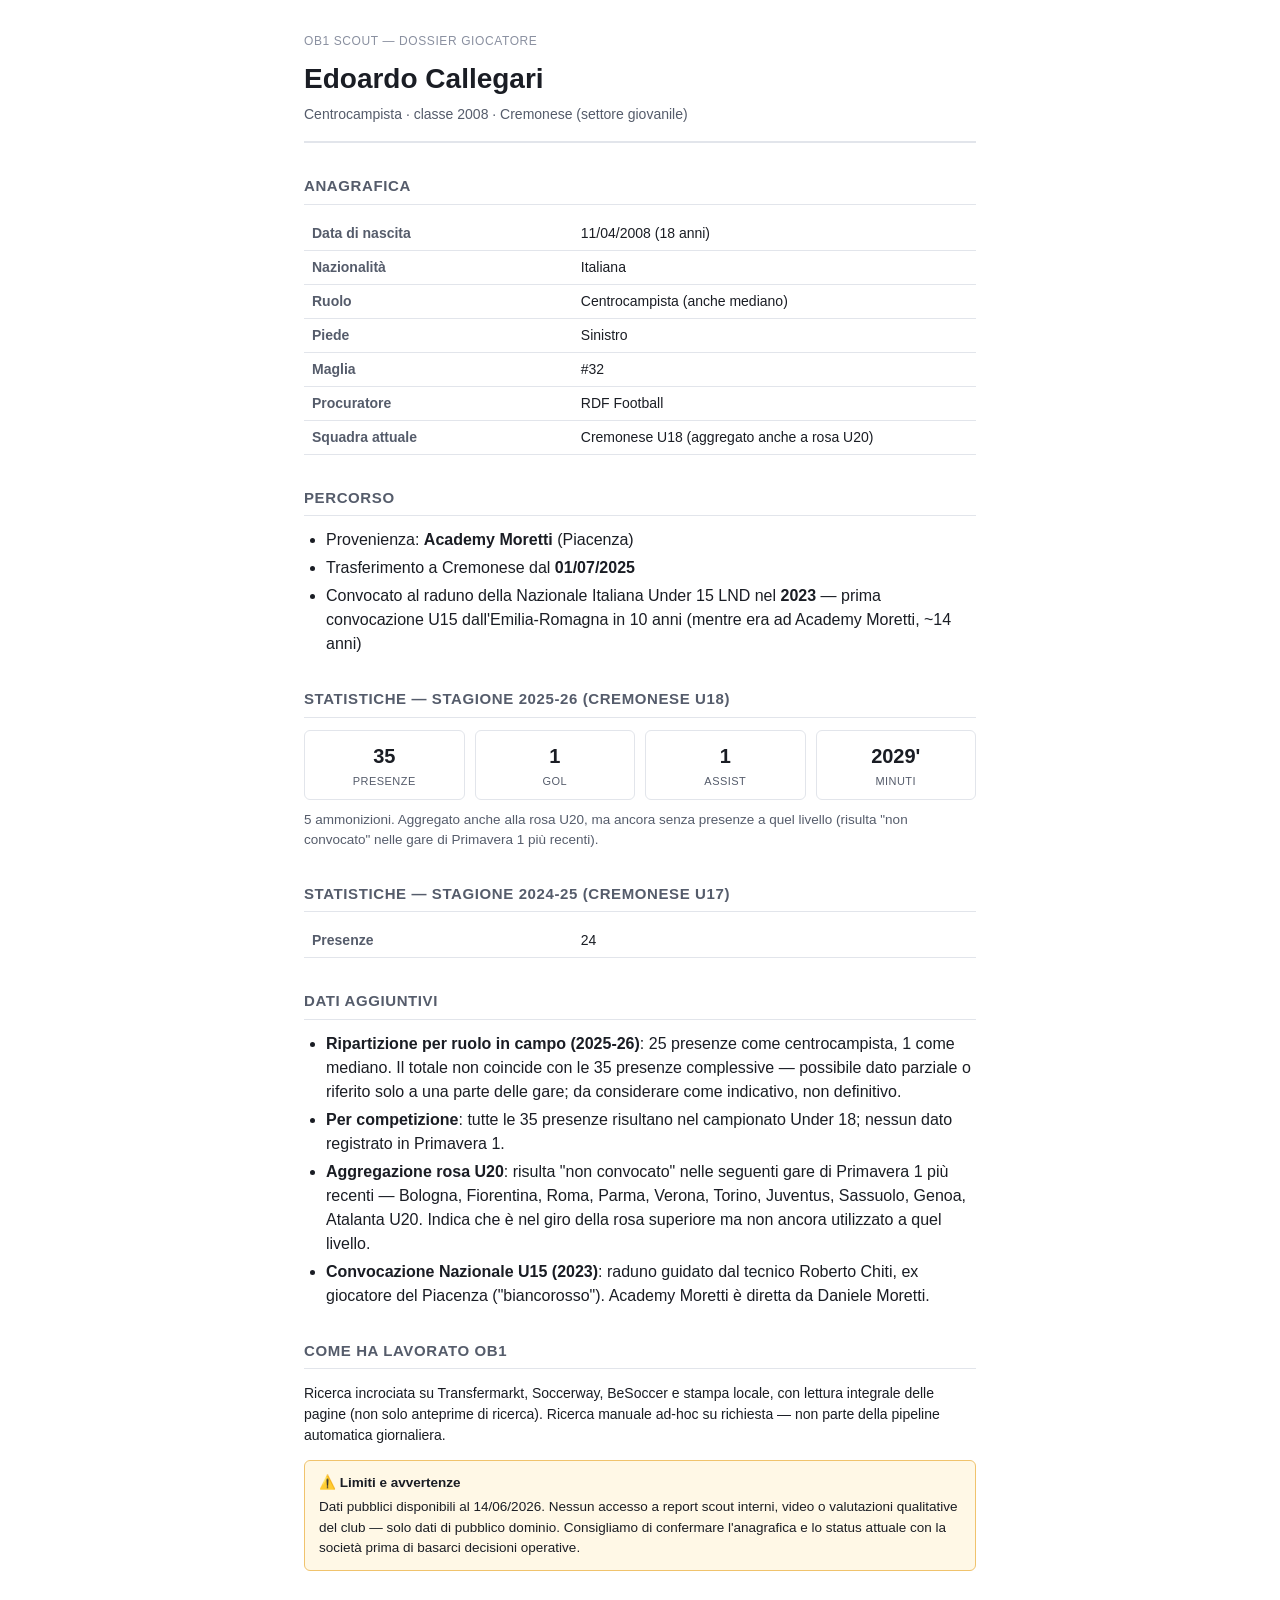
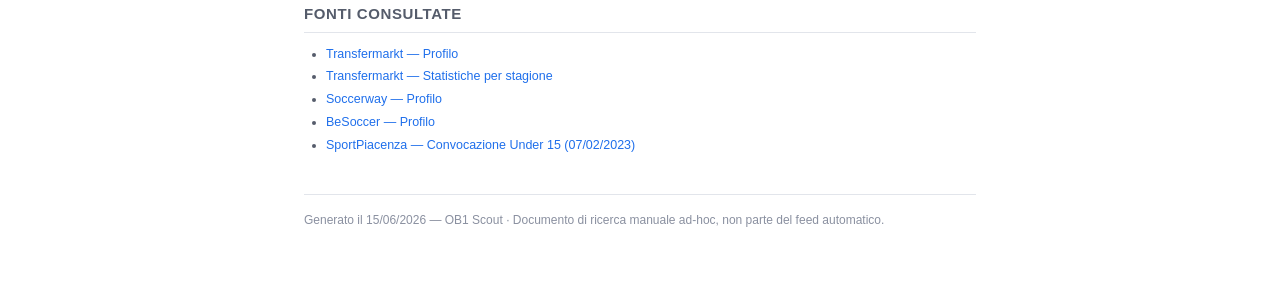
<file: reports/dossier_callegari_edoardo_20260615.html>
<!DOCTYPE html>
<html lang="it">
<head>
<meta charset="UTF-8">
<meta name="viewport" content="width=device-width, initial-scale=1.0">
<title>Dossier — Edoardo Callegari | OB1 Scout</title>
<style>
  :root {
    --bg: #ffffff;
    --text: #1a1d24;
    --text-mid: #555c6b;
    --text-lo: #8a90a0;
    --accent: #1f6feb;
    --border: #e2e5eb;
    --warn-bg: #fff8e6;
    --warn-border: #f0c36d;
  }
  * { box-sizing: border-box; }
  body {
    font-family: -apple-system, "Segoe UI", Roboto, Helvetica, Arial, sans-serif;
    background: var(--bg);
    color: var(--text);
    max-width: 720px;
    margin: 0 auto;
    padding: 32px 24px 64px;
    line-height: 1.5;
  }
  header {
    border-bottom: 2px solid var(--border);
    padding-bottom: 16px;
    margin-bottom: 24px;
  }
  .brand {
    font-size: 12px;
    letter-spacing: 0.05em;
    color: var(--text-lo);
    text-transform: uppercase;
    margin-bottom: 8px;
  }
  h1 {
    font-size: 28px;
    margin: 0 0 4px;
  }
  .subtitle {
    font-size: 14px;
    color: var(--text-mid);
  }
  h2 {
    font-size: 15px;
    text-transform: uppercase;
    letter-spacing: 0.04em;
    color: var(--text-mid);
    border-bottom: 1px solid var(--border);
    padding-bottom: 6px;
    margin-top: 32px;
    margin-bottom: 12px;
  }
  table {
    width: 100%;
    border-collapse: collapse;
    font-size: 14px;
  }
  table td, table th {
    text-align: left;
    padding: 6px 8px;
    border-bottom: 1px solid var(--border);
  }
  table th {
    color: var(--text-mid);
    font-weight: 600;
    width: 40%;
  }
  ul {
    margin: 4px 0;
    padding-left: 22px;
  }
  li { margin-bottom: 4px; }
  .note {
    background: var(--warn-bg);
    border: 1px solid var(--warn-border);
    border-radius: 6px;
    padding: 12px 14px;
    font-size: 13.5px;
    margin-top: 12px;
  }
  .note strong { display: block; margin-bottom: 4px; }
  .sources {
    font-size: 12.5px;
    color: var(--text-mid);
  }
  .sources a {
    color: var(--accent);
    text-decoration: none;
    word-break: break-all;
  }
  .sources a:hover { text-decoration: underline; }
  footer {
    margin-top: 40px;
    padding-top: 16px;
    border-top: 1px solid var(--border);
    font-size: 12px;
    color: var(--text-lo);
  }
  .stat-grid {
    display: grid;
    grid-template-columns: repeat(4, 1fr);
    gap: 10px;
    margin-top: 8px;
  }
  .stat-box {
    border: 1px solid var(--border);
    border-radius: 6px;
    padding: 10px 8px;
    text-align: center;
  }
  .stat-box .val {
    font-size: 20px;
    font-weight: 700;
  }
  .stat-box .lbl {
    font-size: 11px;
    color: var(--text-mid);
    text-transform: uppercase;
    letter-spacing: 0.04em;
    margin-top: 2px;
  }
  @media (max-width: 480px) {
    .stat-grid { grid-template-columns: repeat(2, 1fr); }
  }
</style>
</head>
<body>

<header>
  <div class="brand">OB1 Scout — Dossier giocatore</div>
  <h1>Edoardo Callegari</h1>
  <div class="subtitle">Centrocampista · classe 2008 · Cremonese (settore giovanile)</div>
</header>

<h2>Anagrafica</h2>
<table>
  <tr><th>Data di nascita</th><td>11/04/2008 (18 anni)</td></tr>
  <tr><th>Nazionalità</th><td>Italiana</td></tr>
  <tr><th>Ruolo</th><td>Centrocampista (anche mediano)</td></tr>
  <tr><th>Piede</th><td>Sinistro</td></tr>
  <tr><th>Maglia</th><td>#32</td></tr>
  <tr><th>Procuratore</th><td>RDF Football</td></tr>
  <tr><th>Squadra attuale</th><td>Cremonese U18 (aggregato anche a rosa U20)</td></tr>
</table>

<h2>Percorso</h2>
<ul>
  <li>Provenienza: <strong>Academy Moretti</strong> (Piacenza)</li>
  <li>Trasferimento a Cremonese dal <strong>01/07/2025</strong></li>
  <li>Convocato al raduno della Nazionale Italiana Under 15 LND nel <strong>2023</strong> — prima convocazione U15 dall'Emilia-Romagna in 10 anni (mentre era ad Academy Moretti, ~14 anni)</li>
</ul>

<h2>Statistiche — Stagione 2025-26 (Cremonese U18)</h2>
<div class="stat-grid">
  <div class="stat-box"><div class="val">35</div><div class="lbl">Presenze</div></div>
  <div class="stat-box"><div class="val">1</div><div class="lbl">Gol</div></div>
  <div class="stat-box"><div class="val">1</div><div class="lbl">Assist</div></div>
  <div class="stat-box"><div class="val">2029'</div><div class="lbl">Minuti</div></div>
</div>
<p style="font-size:13.5px; color:var(--text-mid); margin-top:10px;">
  5 ammonizioni. Aggregato anche alla rosa U20, ma ancora senza presenze a quel livello (risulta "non convocato" nelle gare di Primavera 1 più recenti).
</p>

<h2>Statistiche — Stagione 2024-25 (Cremonese U17)</h2>
<table>
  <tr><th>Presenze</th><td>24</td></tr>
</table>

<h2>Dati aggiuntivi</h2>
<ul>
  <li><strong>Ripartizione per ruolo in campo (2025-26)</strong>: 25 presenze come centrocampista, 1 come mediano. Il totale non coincide con le 35 presenze complessive — possibile dato parziale o riferito solo a una parte delle gare; da considerare come indicativo, non definitivo.</li>
  <li><strong>Per competizione</strong>: tutte le 35 presenze risultano nel campionato Under 18; nessun dato registrato in Primavera 1.</li>
  <li><strong>Aggregazione rosa U20</strong>: risulta "non convocato" nelle seguenti gare di Primavera 1 più recenti — Bologna, Fiorentina, Roma, Parma, Verona, Torino, Juventus, Sassuolo, Genoa, Atalanta U20. Indica che è nel giro della rosa superiore ma non ancora utilizzato a quel livello.</li>
  <li><strong>Convocazione Nazionale U15 (2023)</strong>: raduno guidato dal tecnico Roberto Chiti, ex giocatore del Piacenza ("biancorosso"). Academy Moretti è diretta da Daniele Moretti.</li>
</ul>

<h2>Come ha lavorato OB1</h2>
<p style="font-size:14px;">
  Ricerca incrociata su Transfermarkt, Soccerway, BeSoccer e stampa locale, con lettura integrale
  delle pagine (non solo anteprime di ricerca). Ricerca manuale ad-hoc su richiesta — non parte
  della pipeline automatica giornaliera.
</p>

<div class="note">
  <strong>⚠️ Limiti e avvertenze</strong>
  Dati pubblici disponibili al 14/06/2026. Nessun accesso a report scout interni, video
  o valutazioni qualitative del club — solo dati di pubblico dominio. Consigliamo di confermare
  l'anagrafica e lo status attuale con la società prima di basarci decisioni operative.
</div>

<h2>Fonti consultate</h2>
<ul class="sources">
  <li><a href="https://www.transfermarkt.it/edoardo-callegari/profil/spieler/1269844" target="_blank">Transfermarkt — Profilo</a></li>
  <li><a href="https://www.transfermarkt.it/edoardo-callegari/leistungsdaten/spieler/1269844/saison/" target="_blank">Transfermarkt — Statistiche per stagione</a></li>
  <li><a href="https://it.soccerway.com/giocatore/callegari-edoardo/IqkvxSj4" target="_blank">Soccerway — Profilo</a></li>
  <li><a href="https://it.besoccer.com/giocatore/e-callegari-3566774" target="_blank">BeSoccer — Profilo</a></li>
  <li><a href="https://www.sportpiacenza.it/calcio/calcio-giovanile/academy-moretti-il-giovane-edoardo-callegari-convocato-al-raduno-della-nazionale-italiana-under-15.html" target="_blank">SportPiacenza — Convocazione Under 15 (07/02/2023)</a></li>
</ul>

<footer>
  Generato il 15/06/2026 — OB1 Scout · Documento di ricerca manuale ad-hoc, non parte del feed automatico.
</footer>

</body>
</html>
</file>
